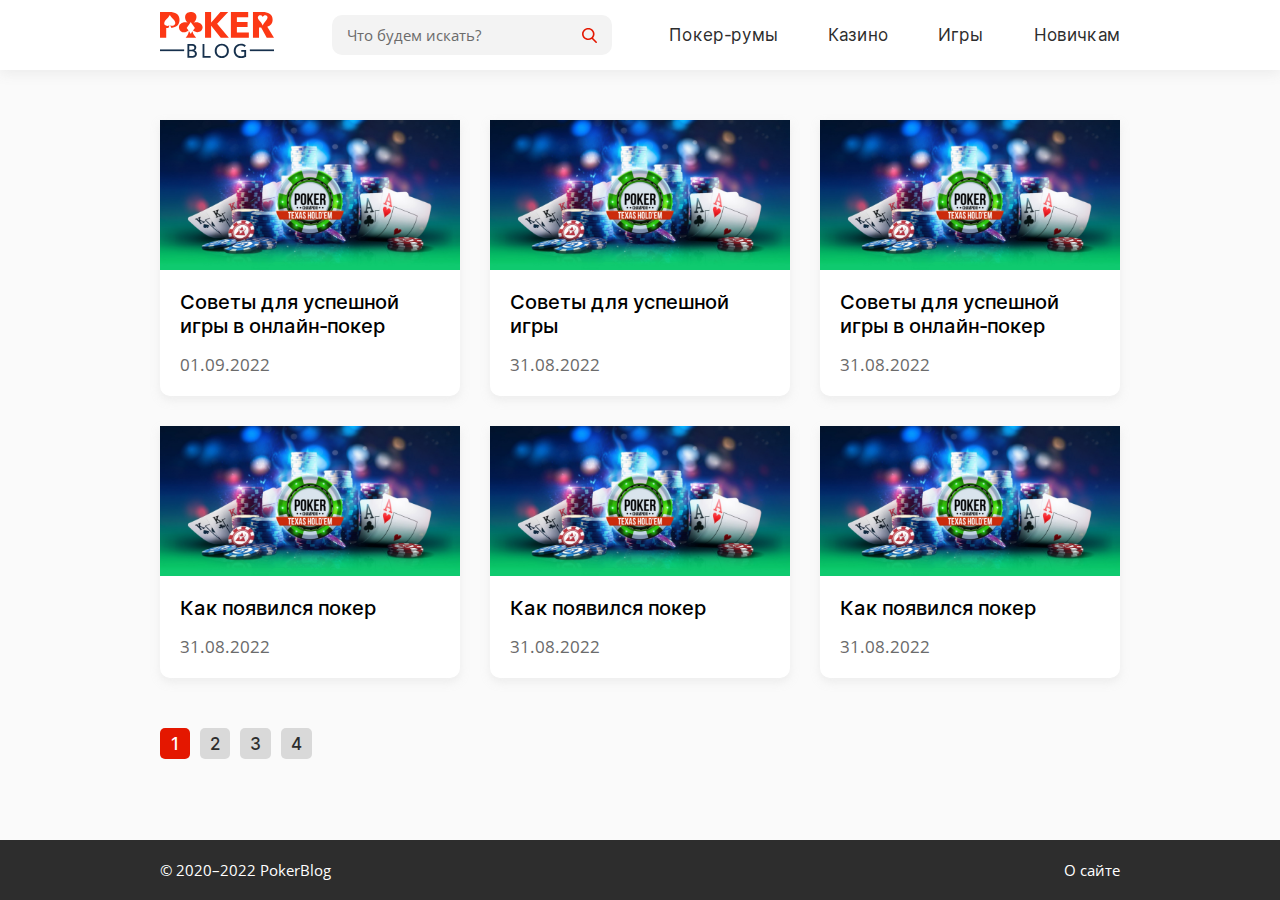
<file: index.html>
<!DOCTYPE html>
<html lang="ru">
<head>
  <meta charset="utf-8">
  <meta name="viewport" content="width=device-width, initial-scale=1">

  <title>Poker Blog</title>
  <meta name="description" content="">

  <link rel="icon" href="favicon.ico" sizes="any">
  <link rel="icon" href="favicon.svg" type="image/svg+xml">

  <link rel="stylesheet" href="assets/css/main.css">

  <script src="assets/js/custom-select.min.js" defer></script>
  <script src="assets/js/main.js" defer></script>
</head>
<body>

  <!-- header -->
  <header class="header">
    <div class="header-row container">

      <!-- header-logo -->
      <div class="header-column is-logo">

        <span class="logo">
          <img src="assets/img/logo.svg" alt="Poker Blog">
        </span>

      </div>
      <!-- /header-logo -->

      <!-- header-search -->
      <div class="header-column is-search">

        <button class="trigger" aria-label="Поиск">
          <svg class="trigger-icon state-normal">
            <use xlink:href="#icon-search"></use>
          </svg>
          <svg class="trigger-icon state-active">
            <use xlink:href="#icon-close"></use>
          </svg>
        </button>

        <div class="popup-box">
          <form class="search" method="get">
            <input class="search-input" type="search" name="q" placeholder="Что будем искать?" required>
            <button class="search-button" aria-label="Искать">
              <svg><use xlink:href="#icon-search"></use></svg>
            </button>
          </form>
        </div>

      </div>
      <!-- /header-search -->

      <!-- header-navigation -->
      <div class="header-column is-navigation">

        <button class="trigger" aria-label="Навигация">
          <svg class="trigger-icon state-normal">
            <use xlink:href="#icon-hamburger"></use>
          </svg>
          <svg class="trigger-icon state-active">
            <use xlink:href="#icon-close"></use>
          </svg>
        </button>

        <div class="popup-box">
          <nav class="menu">
            <ul class="menu-list">
              <li class="menu-item">
                <a class="menu-link" href="#">Покер-румы</a>
              </li>
              <li class="menu-item">
                <a class="menu-link" href="#">Казино</a>
              </li>
              <li class="menu-item">
                <a class="menu-link" href="#">Игры</a>
              </li>
              <li class="menu-item">
                <a class="menu-link" href="#">Новичкам</a>
              </li>
            </ul>
          </nav>
        </div>

      </div>
      <!-- /header-navigation -->

    </div>
  </header>
  <!-- /header -->

  <!-- main -->
  <main class="main">
    <div class="container">

      <!-- card-grid -->
      <div class="card-grid type-posts">

        <!-- post-card -->
        <div class="post-card is-flat-top">
          <div class="post-card-media">
            <div class="ratio ratio-2x1">
              <img src="assets/img/post-preview.jpg" alt>
            </div>
          </div>
          <div class="post-card-body">
            <div class="post-card-title">
              <a class="stretched-link" href="#">Советы для успешной игры в онлайн-покер</a>
            </div>
            <p class="post-card-text">
              <time datetime="2022-09-01">01.09.2022</time>
            </p>
          </div>
        </div>
        <!-- /post-card -->

        <!-- post-card -->
        <div class="post-card is-flat-top">
          <div class="post-card-media">
            <div class="ratio ratio-2x1">
              <img src="assets/img/post-preview.jpg" alt>
            </div>
          </div>
          <div class="post-card-body">
            <div class="post-card-title">
              <a class="stretched-link" href="#">Советы для успешной игры</a>
            </div>
            <p class="post-card-text">
              <time datetime="2022-08-31">31.08.2022</time>
            </p>
          </div>
        </div>
        <!-- /post-card -->

        <!-- post-card -->
        <div class="post-card is-flat-top">
          <div class="post-card-media">
            <div class="ratio ratio-2x1">
              <img src="assets/img/post-preview.jpg" alt>
            </div>
          </div>
          <div class="post-card-body">
            <div class="post-card-title">
              <a class="stretched-link" href="#">Советы для успешной игры в онлайн-покер</a>
            </div>
            <p class="post-card-text">
              <time datetime="2022-08-31">31.08.2022</time>
            </p>
          </div>
        </div>
        <!-- /post-card -->

        <!-- post-card -->
        <div class="post-card is-flat-top">
          <div class="post-card-media">
            <div class="ratio ratio-2x1">
              <img src="assets/img/post-preview.jpg" alt>
            </div>
          </div>
          <div class="post-card-body">
            <div class="post-card-title">
              <a class="stretched-link" href="#">Как появился покер</a>
            </div>
            <p class="post-card-text">
              <time datetime="2022-08-31">31.08.2022</time>
            </p>
          </div>
        </div>
        <!-- /post-card -->

        <!-- post-card -->
        <div class="post-card is-flat-top">
          <div class="post-card-media">
            <div class="ratio ratio-2x1">
              <img src="assets/img/post-preview.jpg" alt>
            </div>
          </div>
          <div class="post-card-body">
            <div class="post-card-title">
              <a class="stretched-link" href="#">Как появился покер</a>
            </div>
            <p class="post-card-text">
              <time datetime="2022-08-31">31.08.2022</time>
            </p>
          </div>
        </div>
        <!-- /post-card -->

        <!-- post-card -->
        <div class="post-card is-flat-top">
          <div class="post-card-media">
            <div class="ratio ratio-2x1">
              <img src="assets/img/post-preview.jpg" alt>
            </div>
          </div>
          <div class="post-card-body">
            <div class="post-card-title">
              <a class="stretched-link" href="#">Как появился покер</a>
            </div>
            <p class="post-card-text">
              <time datetime="2022-08-31">31.08.2022</time>
            </p>
          </div>
        </div>
        <!-- /post-card -->

      </div>
      <!-- /card-grid -->

      <!-- main-footer -->
      <div class="main-footer">

        <!-- pagination -->
        <ul class="pagination">
          <li class="pagination-item">
            <a class="pagination-link is-current">1</a>
          </li>
          <li class="pagination-item">
            <a class="pagination-link" href="#">2</a>
          </li>
          <li class="pagination-item">
            <a class="pagination-link" href="#">3</a>
          </li>
          <li class="pagination-item">
            <a class="pagination-link" href="#">4</a>
          </li>
        </ul>
        <!-- /pagination -->

      </div>
      <!-- /main-footer -->

    </div>
  </main>
  <!-- /main -->

  <!-- footer -->
  <footer class="footer">
    <div class="footer-row container">

      <p>© 2020–2022 PokerBlog</p>

      <a href="#">О сайте</a>

    </div>
  </footer>
  <!-- /footer -->

  <!-- svg symbols -->
  <svg xmlns="http://www.w3.org/2000/svg" style="display: none">
    <symbol id="icon-close" viewBox="0 0 24 25">
      <line x1="1.06066" y1="2.33265" x2="22.2739" y2="23.5459" stroke="currentColor" stroke-width="3"/>
      <line x1="1.54579" y1="23.1525" x2="22.759" y2="1.93927" stroke="currentColor" stroke-width="3"/>
    </symbol>
    <symbol id="icon-hamburger" viewBox="0 0 30 30">
      <line y1="5" x2="30" y2="5" stroke="currentColor" stroke-width="3"/>
      <line y1="15" x2="30" y2="15" stroke="currentColor" stroke-width="3"/>
      <line y1="25" x2="30" y2="25" stroke="currentColor" stroke-width="3"/>
    </symbol>
    <symbol id="icon-search" viewBox="0 0 30 30">
      <path d="M29.5439 27.3252L22.1484 19.8992C24.0499 17.7169 25.0917 14.971 25.0917 12.1125C25.0917 5.43377 19.4635 0 12.5459 0C5.62818 0 0 5.43377 0 12.1125C0 18.7912 5.62818 24.225 12.5459 24.225C15.1429 24.225 17.6177 23.4687 19.7335 22.0331L27.1852 29.5155C27.4967 29.8278 27.9156 30 28.3646 30C28.7895 30 29.1926 29.8436 29.4986 29.5592C30.1488 28.9552 30.1695 27.9535 29.5439 27.3252ZM12.5459 3.15978C17.6591 3.15978 21.8189 7.17586 21.8189 12.1125C21.8189 17.0491 17.6591 21.0652 12.5459 21.0652C7.43261 21.0652 3.27283 17.0491 3.27283 12.1125C3.27283 7.17586 7.43261 3.15978 12.5459 3.15978Z" fill="currentColor"/>
    </symbol>
  </svg>
  <!-- /svg symbols -->

</body>
</html>
</file>
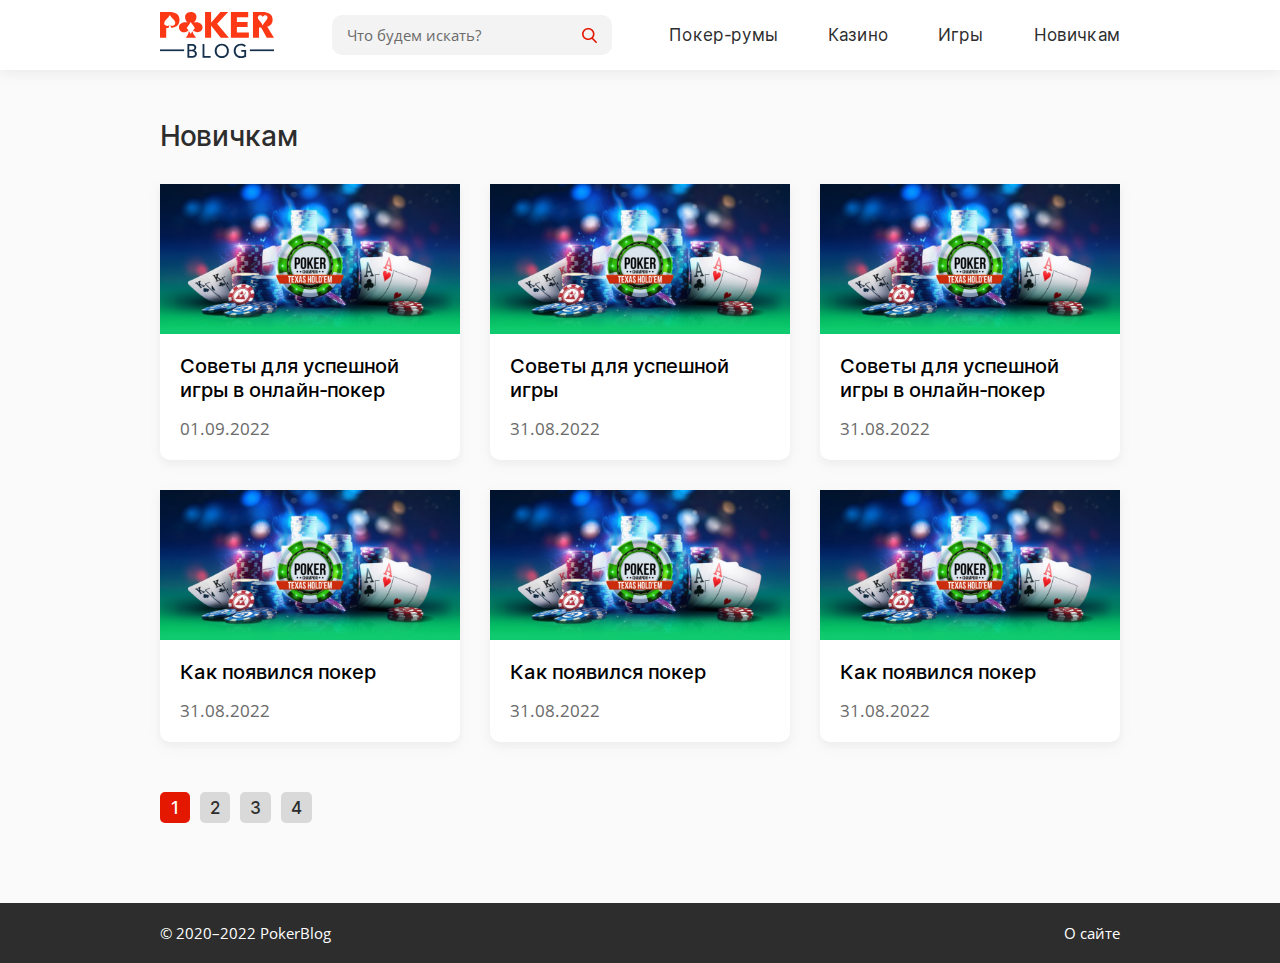
<file: beginners.html>
<!DOCTYPE html>
<html lang="ru">
<head>
  <meta charset="utf-8">
  <meta name="viewport" content="width=device-width, initial-scale=1">

  <title>Beginners | Poker Blog</title>
  <meta name="description" content="">

  <link rel="icon" href="favicon.ico" sizes="any">
  <link rel="icon" href="favicon.svg" type="image/svg+xml">

  <link rel="stylesheet" href="assets/css/main.css">

  <script src="assets/js/custom-select.min.js" defer></script>
  <script src="assets/js/main.js" defer></script>
</head>
<body>

  <!-- header -->
  <header class="header">
    <div class="header-row container">

      <!-- header-logo -->
      <div class="header-column is-logo">

        <span class="logo">
          <img src="assets/img/logo.svg" alt="Poker Blog">
        </span>

      </div>
      <!-- /header-logo -->

      <!-- header-search -->
      <div class="header-column is-search">

        <button class="trigger" aria-label="Поиск">
          <svg class="trigger-icon state-normal">
            <use xlink:href="#icon-search"></use>
          </svg>
          <svg class="trigger-icon state-active">
            <use xlink:href="#icon-close"></use>
          </svg>
        </button>

        <div class="popup-box">
          <form class="search" method="get">
            <input class="search-input" type="search" name="q" placeholder="Что будем искать?" required>
            <button class="search-button" aria-label="Искать">
              <svg><use xlink:href="#icon-search"></use></svg>
            </button>
          </form>
        </div>

      </div>
      <!-- /header-search -->

      <!-- header-navigation -->
      <div class="header-column is-navigation">

        <button class="trigger" aria-label="Навигация">
          <svg class="trigger-icon state-normal">
            <use xlink:href="#icon-hamburger"></use>
          </svg>
          <svg class="trigger-icon state-active">
            <use xlink:href="#icon-close"></use>
          </svg>
        </button>

        <div class="popup-box">
          <nav class="menu">
            <ul class="menu-list">
              <li class="menu-item">
                <a class="menu-link" href="#">Покер-румы</a>
              </li>
              <li class="menu-item">
                <a class="menu-link" href="#">Казино</a>
              </li>
              <li class="menu-item">
                <a class="menu-link" href="#">Игры</a>
              </li>
              <li class="menu-item">
                <a class="menu-link" href="#">Новичкам</a>
              </li>
            </ul>
          </nav>
        </div>

      </div>
      <!-- /header-navigation -->

    </div>
  </header>
  <!-- /header -->

  <!-- main -->
  <main class="main">
    <div class="container">

      <!-- main-header -->
      <div class="main-header">
        <h1>Новичкам</h1>
      </div>
      <!-- /main-header -->

      <!-- card-grid -->
      <div class="card-grid type-posts">

        <!-- post-card -->
        <div class="post-card is-flat-top">
          <div class="post-card-media">
            <div class="ratio ratio-2x1">
              <img src="assets/img/post-preview.jpg" alt>
            </div>
          </div>
          <div class="post-card-body">
            <div class="post-card-title">
              <a class="stretched-link" href="#">Советы для успешной игры в онлайн-покер</a>
            </div>
            <p class="post-card-text">
              <time datetime="2022-09-01">01.09.2022</time>
            </p>
          </div>
        </div>
        <!-- /post-card -->

        <!-- post-card -->
        <div class="post-card is-flat-top">
          <div class="post-card-media">
            <div class="ratio ratio-2x1">
              <img src="assets/img/post-preview.jpg" alt>
            </div>
          </div>
          <div class="post-card-body">
            <div class="post-card-title">
              <a class="stretched-link" href="#">Советы для успешной игры</a>
            </div>
            <p class="post-card-text">
              <time datetime="2022-08-31">31.08.2022</time>
            </p>
          </div>
        </div>
        <!-- /post-card -->

        <!-- post-card -->
        <div class="post-card is-flat-top">
          <div class="post-card-media">
            <div class="ratio ratio-2x1">
              <img src="assets/img/post-preview.jpg" alt>
            </div>
          </div>
          <div class="post-card-body">
            <div class="post-card-title">
              <a class="stretched-link" href="#">Советы для успешной игры в онлайн-покер</a>
            </div>
            <p class="post-card-text">
              <time datetime="2022-08-31">31.08.2022</time>
            </p>
          </div>
        </div>
        <!-- /post-card -->

        <!-- post-card -->
        <div class="post-card is-flat-top">
          <div class="post-card-media">
            <div class="ratio ratio-2x1">
              <img src="assets/img/post-preview.jpg" alt>
            </div>
          </div>
          <div class="post-card-body">
            <div class="post-card-title">
              <a class="stretched-link" href="#">Как появился покер</a>
            </div>
            <p class="post-card-text">
              <time datetime="2022-08-31">31.08.2022</time>
            </p>
          </div>
        </div>
        <!-- /post-card -->

        <!-- post-card -->
        <div class="post-card is-flat-top">
          <div class="post-card-media">
            <div class="ratio ratio-2x1">
              <img src="assets/img/post-preview.jpg" alt>
            </div>
          </div>
          <div class="post-card-body">
            <div class="post-card-title">
              <a class="stretched-link" href="#">Как появился покер</a>
            </div>
            <p class="post-card-text">
              <time datetime="2022-08-31">31.08.2022</time>
            </p>
          </div>
        </div>
        <!-- /post-card -->

        <!-- post-card -->
        <div class="post-card is-flat-top">
          <div class="post-card-media">
            <div class="ratio ratio-2x1">
              <img src="assets/img/post-preview.jpg" alt>
            </div>
          </div>
          <div class="post-card-body">
            <div class="post-card-title">
              <a class="stretched-link" href="#">Как появился покер</a>
            </div>
            <p class="post-card-text">
              <time datetime="2022-08-31">31.08.2022</time>
            </p>
          </div>
        </div>
        <!-- /post-card -->

      </div>
      <!-- /card-grid -->

      <!-- main-footer -->
      <div class="main-footer">

        <!-- pagination -->
        <ul class="pagination">
          <li class="pagination-item">
            <a class="pagination-link is-current">1</a>
          </li>
          <li class="pagination-item">
            <a class="pagination-link" href="#">2</a>
          </li>
          <li class="pagination-item">
            <a class="pagination-link" href="#">3</a>
          </li>
          <li class="pagination-item">
            <a class="pagination-link" href="#">4</a>
          </li>
        </ul>
        <!-- /pagination -->

      </div>
      <!-- /main-footer -->

    </div>
  </main>
  <!-- /main -->

  <!-- footer -->
  <footer class="footer">
    <div class="footer-row container">

      <p>© 2020–2022 PokerBlog</p>

      <a href="#">О сайте</a>

    </div>
  </footer>
  <!-- /footer -->

  <!-- svg symbols -->
  <svg xmlns="http://www.w3.org/2000/svg" style="display: none">
    <symbol id="icon-close" viewBox="0 0 24 25">
      <line x1="1.06066" y1="2.33265" x2="22.2739" y2="23.5459" stroke="currentColor" stroke-width="3"/>
      <line x1="1.54579" y1="23.1525" x2="22.759" y2="1.93927" stroke="currentColor" stroke-width="3"/>
    </symbol>
    <symbol id="icon-hamburger" viewBox="0 0 30 30">
      <line y1="5" x2="30" y2="5" stroke="currentColor" stroke-width="3"/>
      <line y1="15" x2="30" y2="15" stroke="currentColor" stroke-width="3"/>
      <line y1="25" x2="30" y2="25" stroke="currentColor" stroke-width="3"/>
    </symbol>
    <symbol id="icon-search" viewBox="0 0 30 30">
      <path d="M29.5439 27.3252L22.1484 19.8992C24.0499 17.7169 25.0917 14.971 25.0917 12.1125C25.0917 5.43377 19.4635 0 12.5459 0C5.62818 0 0 5.43377 0 12.1125C0 18.7912 5.62818 24.225 12.5459 24.225C15.1429 24.225 17.6177 23.4687 19.7335 22.0331L27.1852 29.5155C27.4967 29.8278 27.9156 30 28.3646 30C28.7895 30 29.1926 29.8436 29.4986 29.5592C30.1488 28.9552 30.1695 27.9535 29.5439 27.3252ZM12.5459 3.15978C17.6591 3.15978 21.8189 7.17586 21.8189 12.1125C21.8189 17.0491 17.6591 21.0652 12.5459 21.0652C7.43261 21.0652 3.27283 17.0491 3.27283 12.1125C3.27283 7.17586 7.43261 3.15978 12.5459 3.15978Z" fill="currentColor"/>
    </symbol>
  </svg>
  <!-- /svg symbols -->

</body>
</html>
</file>
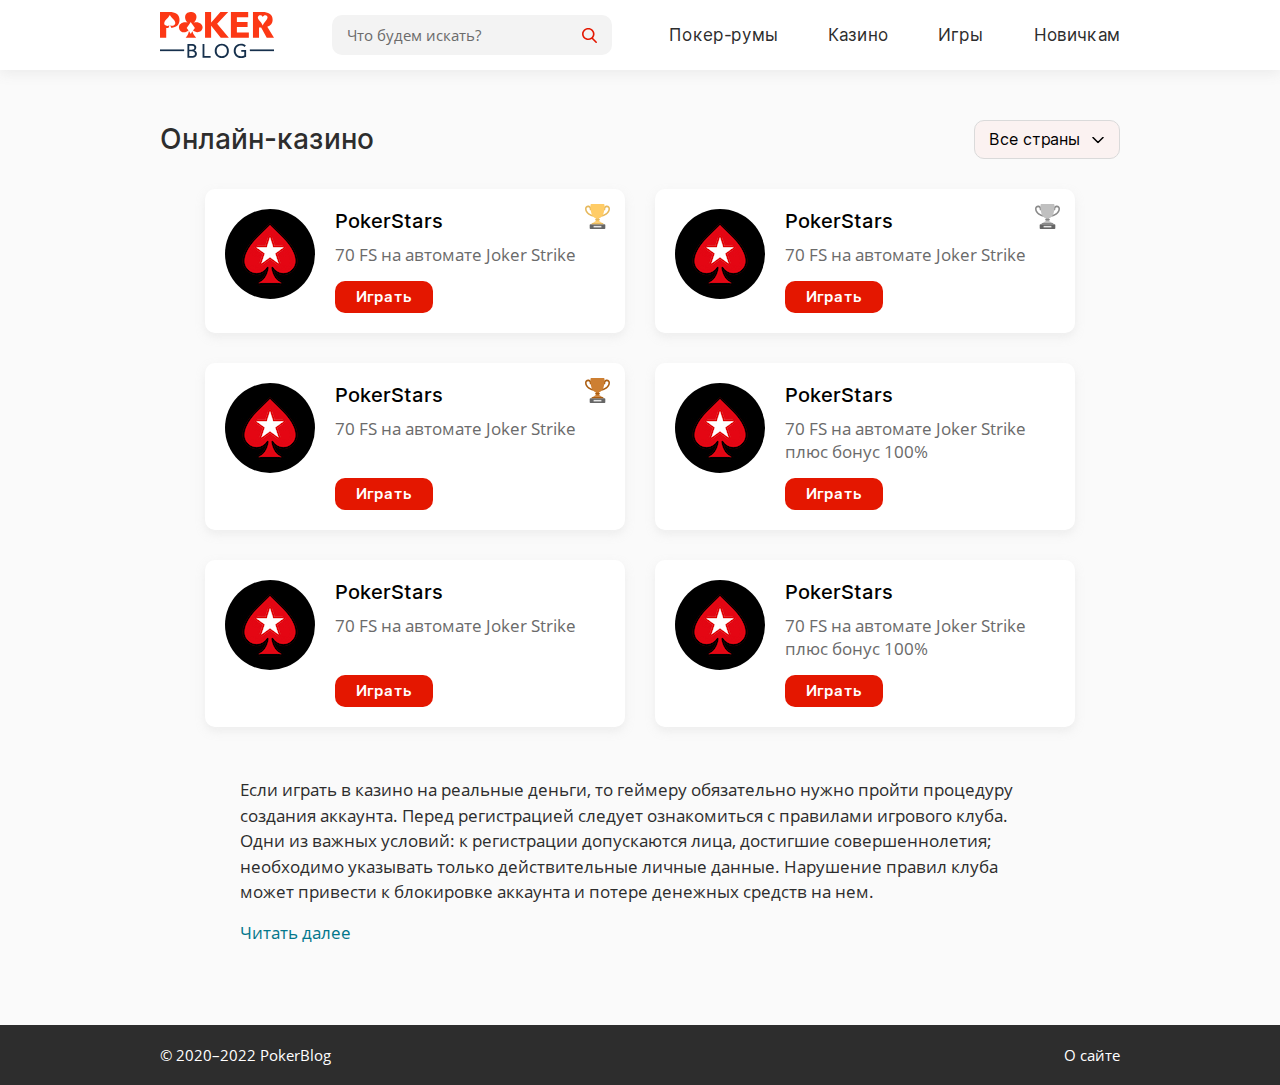
<file: casinos.html>
<!DOCTYPE html>
<html lang="ru">
<head>
  <meta charset="utf-8">
  <meta name="viewport" content="width=device-width, initial-scale=1">

  <title>Casinos | Poker Blog</title>
  <meta name="description" content="">

  <link rel="icon" href="favicon.ico" sizes="any">
  <link rel="icon" href="favicon.svg" type="image/svg+xml">

  <link rel="stylesheet" href="assets/css/main.css">

  <script src="assets/js/custom-select.min.js" defer></script>
  <script src="assets/js/main.js" defer></script>
</head>
<body>

  <!-- header -->
  <header class="header">
    <div class="header-row container">

      <!-- header-logo -->
      <div class="header-column is-logo">

        <span class="logo">
          <img src="assets/img/logo.svg" alt="Poker Blog">
        </span>

      </div>
      <!-- /header-logo -->

      <!-- header-search -->
      <div class="header-column is-search">

        <button class="trigger" aria-label="Поиск">
          <svg class="trigger-icon state-normal">
            <use xlink:href="#icon-search"></use>
          </svg>
          <svg class="trigger-icon state-active">
            <use xlink:href="#icon-close"></use>
          </svg>
        </button>

        <div class="popup-box">
          <form class="search" method="get">
            <input class="search-input" type="search" name="q" placeholder="Что будем искать?" required>
            <button class="search-button" aria-label="Искать">
              <svg><use xlink:href="#icon-search"></use></svg>
            </button>
          </form>
        </div>

      </div>
      <!-- /header-search -->

      <!-- header-navigation -->
      <div class="header-column is-navigation">

        <button class="trigger" aria-label="Навигация">
          <svg class="trigger-icon state-normal">
            <use xlink:href="#icon-hamburger"></use>
          </svg>
          <svg class="trigger-icon state-active">
            <use xlink:href="#icon-close"></use>
          </svg>
        </button>

        <div class="popup-box">
          <nav class="menu">
            <ul class="menu-list">
              <li class="menu-item">
                <a class="menu-link" href="#">Покер-румы</a>
              </li>
              <li class="menu-item">
                <a class="menu-link" href="#">Казино</a>
              </li>
              <li class="menu-item">
                <a class="menu-link" href="#">Игры</a>
              </li>
              <li class="menu-item">
                <a class="menu-link" href="#">Новичкам</a>
              </li>
            </ul>
          </nav>
        </div>

      </div>
      <!-- /header-navigation -->

    </div>
  </header>
  <!-- /header -->

  <!-- main -->
  <main class="main">
    <div class="container">

      <!-- main-header -->
      <div class="main-header">
        <h1>Онлайн-казино</h1>

        <select class="select select-country" name="country">
          <option value>Все страны</option>
          <option value="AZ">Азербайджан</option>
          <option value="AM">Армения</option>
          <option value="BY">Беларусь</option>
          <option value="GE">Грузия</option>
          <option value="EE">Эстония</option>
          <option value="KZ">Казахстан</option>
          <option value="KG">Киргизия</option>
          <option value="LV">Латвия</option>
          <option value="LT">Литва</option>
          <option value="MD">Молдова</option>
          <option value="RU">Россия</option>
          <option value="TJ">Таджикистан</option>
          <option value="UZ">Узбекистан</option>
          <option value="UA">Украина</option>
        </select>
      </div>
      <!-- /main-header -->

      <!-- card-grid -->
      <div class="card-grid type-games">

        <!-- game-card -->
        <div class="game-card is-gold">
          <div class="game-card-group">
            <div class="game-card-logo">
              <div class="ratio">
                <img src="assets/img/game-logo.jpg" alt>
              </div>
            </div>
            <div class="game-card-body">
              <div class="game-card-title">PokerStars</div>
              <p class="game-card-text">70 FS на автомате Joker Strike</p>
              <a class="game-card-button button" href="#">Играть</a>
            </div>
          </div>
        </div>
        <!-- /game-card -->

        <!-- game-card -->
        <div class="game-card is-silver">
          <div class="game-card-group">
            <div class="game-card-logo">
              <div class="ratio">
                <img src="assets/img/game-logo.jpg" alt>
              </div>
            </div>
            <div class="game-card-body">
              <div class="game-card-title">PokerStars</div>
              <p class="game-card-text">70 FS на автомате Joker Strike</p>
              <a class="game-card-button button" href="#">Играть</a>
            </div>
          </div>
        </div>
        <!-- /game-card -->

        <!-- game-card -->
        <div class="game-card is-bronze">
          <div class="game-card-group">
            <div class="game-card-logo">
              <div class="ratio">
                <img src="assets/img/game-logo.jpg" alt>
              </div>
            </div>
            <div class="game-card-body">
              <div class="game-card-title">PokerStars</div>
              <p class="game-card-text">70 FS на автомате Joker Strike</p>
              <a class="game-card-button button" href="#">Играть</a>
            </div>
          </div>
        </div>
        <!-- /game-card -->

        <!-- game-card -->
        <div class="game-card">
          <div class="game-card-group">
            <div class="game-card-logo">
              <div class="ratio">
                <img src="assets/img/game-logo.jpg" alt>
              </div>
            </div>
            <div class="game-card-body">
              <div class="game-card-title">PokerStars</div>
              <p class="game-card-text">70 FS на автомате Joker Strike плюс бонус 100%</p>
              <a class="game-card-button button" href="#">Играть</a>
            </div>
          </div>
        </div>
        <!-- /game-card -->

        <!-- game-card -->
        <div class="game-card">
          <div class="game-card-group">
            <div class="game-card-logo">
              <div class="ratio">
                <img src="assets/img/game-logo.jpg" alt>
              </div>
            </div>
            <div class="game-card-body">
              <div class="game-card-title">PokerStars</div>
              <p class="game-card-text">70 FS на автомате Joker Strike</p>
              <a class="game-card-button button" href="#">Играть</a>
            </div>
          </div>
        </div>
        <!-- /game-card -->

        <!-- game-card -->
        <div class="game-card">
          <div class="game-card-group">
            <div class="game-card-logo">
              <div class="ratio">
                <img src="assets/img/game-logo.jpg" alt>
              </div>
            </div>
            <div class="game-card-body">
              <div class="game-card-title">PokerStars</div>
              <p class="game-card-text">70 FS на автомате Joker Strike плюс бонус 100%</p>
              <a class="game-card-button button" href="#">Играть</a>
            </div>
          </div>
        </div>
        <!-- /game-card -->

      </div>
      <!-- /card-grid -->

      <!-- main-footer -->
      <div class="main-footer centered">

        <!-- wysiwyg -->
        <div class="wysiwyg">
          <p>Если играть в казино на реальные деньги, то геймеру обязательно нужно пройти процедуру создания аккаунта. Перед регистрацией следует ознакомиться с правилами игрового клуба. Одни из важных условий: к регистрации допускаются лица, достигшие совершеннолетия; необходимо указывать только действительные личные данные. Нарушение правил клуба может привести к блокировке аккаунта и потере денежных средств на нем.</p>

          <div class="wysiwyg wysiwyg-hidden">
            <p>Если играть в казино на реальные деньги, то геймеру обязательно нужно пройти процедуру создания аккаунта. Перед регистрацией следует ознакомиться с правилами игрового клуба. Одни из важных условий: к регистрации допускаются лица, достигшие совершеннолетия; необходимо указывать только действительные личные данные. Нарушение правил клуба может привести к блокировке аккаунта и потере денежных средств на нем.</p>
          </div>
          <div class="wysiwyg-toggle" data-close="Скрыть">Читать далее</div>
        </div>
        <!-- /wysiwyg -->

      </div>
      <!-- /main-footer -->

    </div>
  </main>
  <!-- /main -->

  <!-- footer -->
  <footer class="footer">
    <div class="footer-row container">

      <p>© 2020–2022 PokerBlog</p>

      <a href="#">О сайте</a>

    </div>
  </footer>
  <!-- /footer -->

  <!-- svg symbols -->
  <svg xmlns="http://www.w3.org/2000/svg" style="display: none">
    <symbol id="icon-close" viewBox="0 0 24 25">
      <line x1="1.06066" y1="2.33265" x2="22.2739" y2="23.5459" stroke="currentColor" stroke-width="3"/>
      <line x1="1.54579" y1="23.1525" x2="22.759" y2="1.93927" stroke="currentColor" stroke-width="3"/>
    </symbol>
    <symbol id="icon-hamburger" viewBox="0 0 30 30">
      <line y1="5" x2="30" y2="5" stroke="currentColor" stroke-width="3"/>
      <line y1="15" x2="30" y2="15" stroke="currentColor" stroke-width="3"/>
      <line y1="25" x2="30" y2="25" stroke="currentColor" stroke-width="3"/>
    </symbol>
    <symbol id="icon-search" viewBox="0 0 30 30">
      <path d="M29.5439 27.3252L22.1484 19.8992C24.0499 17.7169 25.0917 14.971 25.0917 12.1125C25.0917 5.43377 19.4635 0 12.5459 0C5.62818 0 0 5.43377 0 12.1125C0 18.7912 5.62818 24.225 12.5459 24.225C15.1429 24.225 17.6177 23.4687 19.7335 22.0331L27.1852 29.5155C27.4967 29.8278 27.9156 30 28.3646 30C28.7895 30 29.1926 29.8436 29.4986 29.5592C30.1488 28.9552 30.1695 27.9535 29.5439 27.3252ZM12.5459 3.15978C17.6591 3.15978 21.8189 7.17586 21.8189 12.1125C21.8189 17.0491 17.6591 21.0652 12.5459 21.0652C7.43261 21.0652 3.27283 17.0491 3.27283 12.1125C3.27283 7.17586 7.43261 3.15978 12.5459 3.15978Z" fill="currentColor"/>
    </symbol>
  </svg>
  <!-- /svg symbols -->

</body>
</html>
</file>
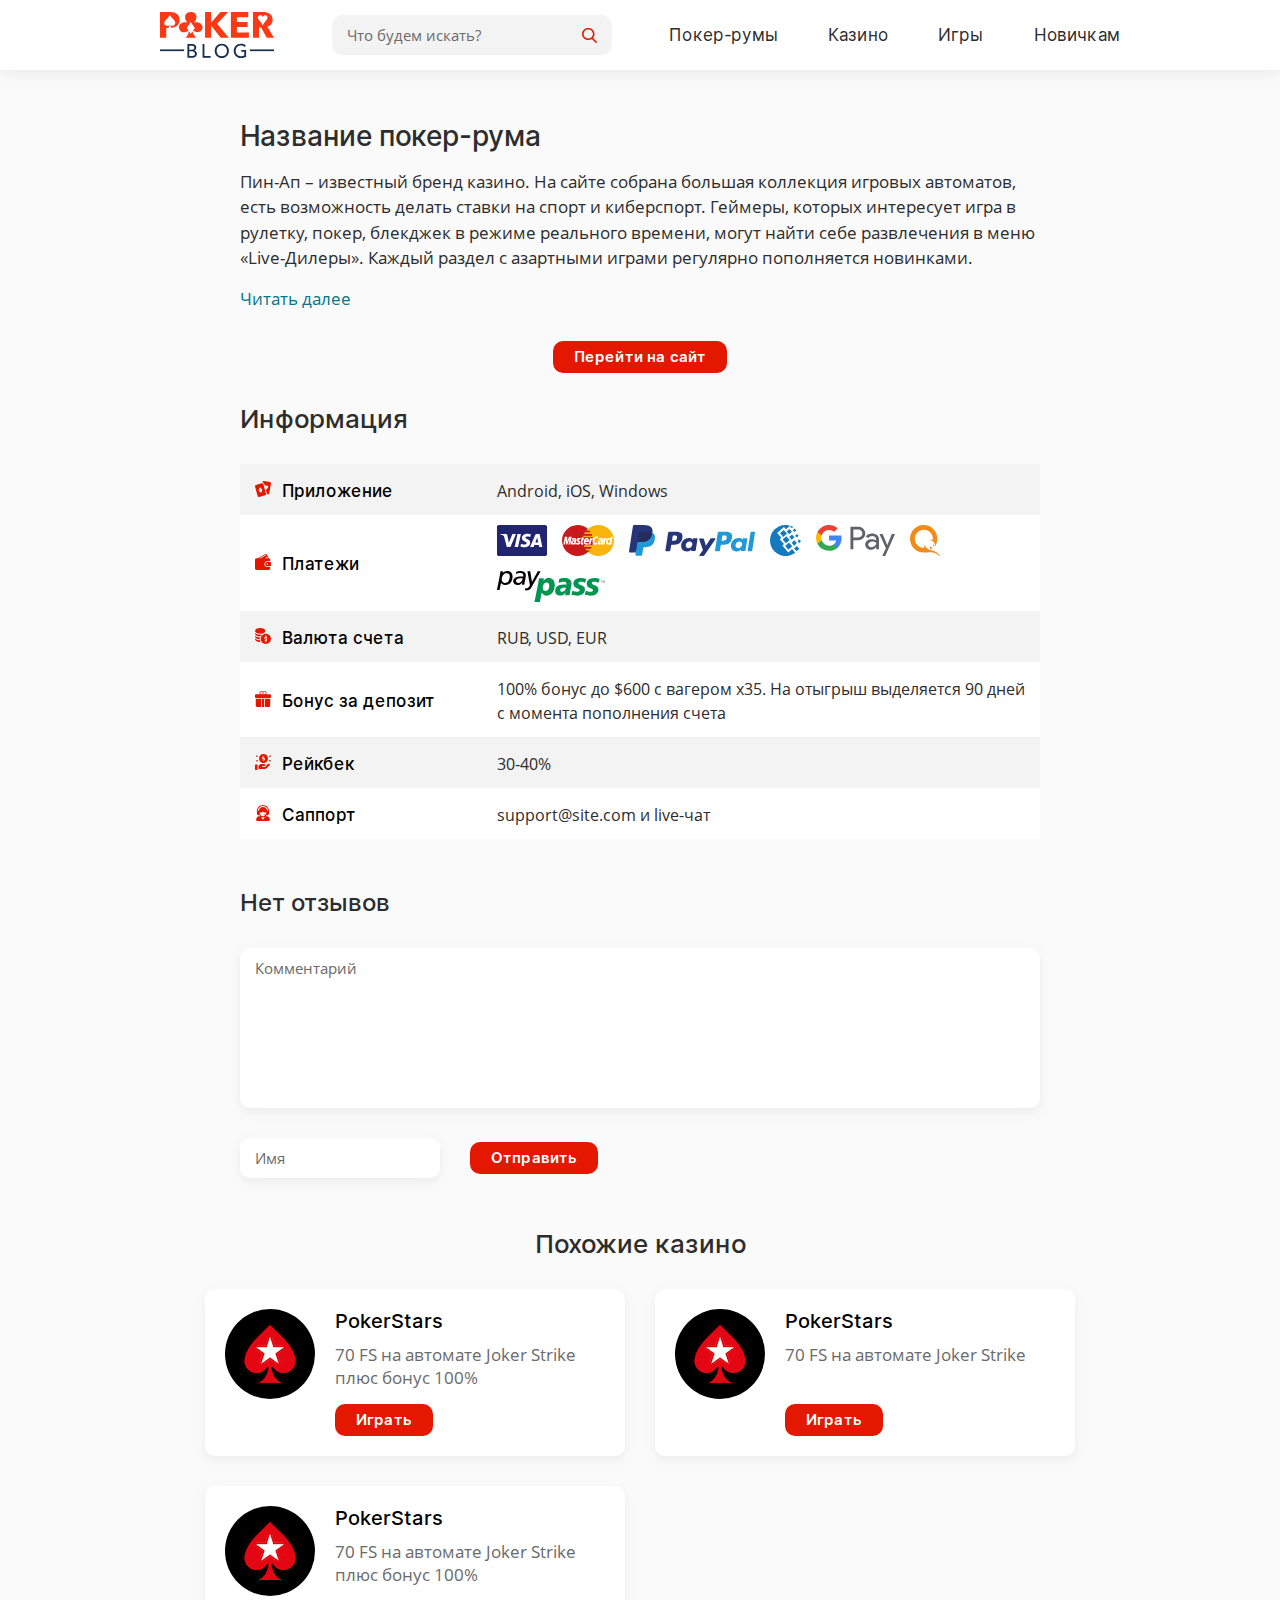
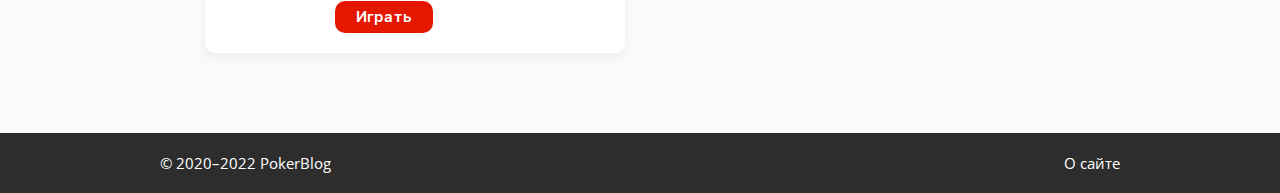
<file: overview-2.html>
<!DOCTYPE html>
<html lang="ru">
<head>
  <meta charset="utf-8">
  <meta name="viewport" content="width=device-width, initial-scale=1">

  <title>Overview | Poker Blog</title>
  <meta name="description" content="">

  <link rel="icon" href="favicon.ico" sizes="any">
  <link rel="icon" href="favicon.svg" type="image/svg+xml">

  <link rel="stylesheet" href="assets/css/main.css">

  <script src="assets/js/custom-select.min.js" defer></script>
  <script src="assets/js/main.js" defer></script>
</head>
<body>

  <!-- header -->
  <header class="header">
    <div class="header-row container">

      <!-- header-logo -->
      <div class="header-column is-logo">

        <span class="logo">
          <img src="assets/img/logo.svg" alt="Poker Blog">
        </span>

      </div>
      <!-- /header-logo -->

      <!-- header-search -->
      <div class="header-column is-search">

        <button class="trigger" aria-label="Поиск">
          <svg class="trigger-icon state-normal">
            <use xlink:href="#icon-search"></use>
          </svg>
          <svg class="trigger-icon state-active">
            <use xlink:href="#icon-close"></use>
          </svg>
        </button>

        <div class="popup-box">
          <form class="search" method="get">
            <input class="search-input" type="search" name="q" placeholder="Что будем искать?" required>
            <button class="search-button" aria-label="Искать">
              <svg><use xlink:href="#icon-search"></use></svg>
            </button>
          </form>
        </div>

      </div>
      <!-- /header-search -->

      <!-- header-navigation -->
      <div class="header-column is-navigation">

        <button class="trigger" aria-label="Навигация">
          <svg class="trigger-icon state-normal">
            <use xlink:href="#icon-hamburger"></use>
          </svg>
          <svg class="trigger-icon state-active">
            <use xlink:href="#icon-close"></use>
          </svg>
        </button>

        <div class="popup-box">
          <nav class="menu">
            <ul class="menu-list">
              <li class="menu-item">
                <a class="menu-link" href="#">Покер-румы</a>
              </li>
              <li class="menu-item">
                <a class="menu-link" href="#">Казино</a>
              </li>
              <li class="menu-item">
                <a class="menu-link" href="#">Игры</a>
              </li>
              <li class="menu-item">
                <a class="menu-link" href="#">Новичкам</a>
              </li>
            </ul>
          </nav>
        </div>

      </div>
      <!-- /header-navigation -->

    </div>
  </header>
  <!-- /header -->

  <!-- main -->
  <main class="main">
    <div class="container">

      <!-- main-content -->
      <div class="centered">

        <!-- wysiwyg -->
        <div class="wysiwyg">
          <h1>Название покер-рума</h1>

          <p>Пин-Ап – известный бренд казино. На сайте собрана большая коллекция игровых автоматов, есть возможность делать ставки на спорт и киберспорт. Геймеры, которых интересует игра в рулетку, покер, блекджек в режиме реального времени, могут найти себе развлечения в меню «Live-Дилеры». Каждый раздел с азартными играми регулярно пополняется новинками.</p>

          <div class="wysiwyg wysiwyg-hidden">
            <p>Пин-Ап – известный бренд казино. На сайте собрана большая коллекция игровых автоматов, есть возможность делать ставки на спорт и киберспорт. Геймеры, которых интересует игра в рулетку, покер, блекджек в режиме реального времени, могут найти себе развлечения в меню «Live-Дилеры». Каждый раздел с азартными играми регулярно пополняется новинками.</p>
          </div>
          <div class="wysiwyg-toggle" data-close="Скрыть">Читать далее</div>

          <p><a class="button" href="#">Перейти на сайт</a></p>
        </div>
        <!-- /wysiwyg -->

        <!-- section table -->
        <div class="section">
          <h2 class="section-title">Информация</h2>

          <!-- table -->
          <table class="table">
            <tr>
              <td>
                <img src="assets/img/icons/mini/poker-cards.svg" alt>
                <span>Приложение</span>
              </td>
              <td>Android, iOS, Windows</td>
            </tr>
            <tr>
              <td>
                <img src="assets/img/icons/mini/wallet.svg" alt>
                <span>Платежи</span>
              </td>
              <td>
                <!-- payments -->
                <ul class="payments">
                  <li>
                    <img src="assets/img/payments/visa.svg" alt="Visa">
                  </li>
                  <li>
                    <img src="assets/img/payments/mastercard.svg" alt="MasterCard">
                  </li>
                  <li>
                    <img src="assets/img/payments/paypal.svg" alt="PayPal">
                  </li>
                  <li>
                    <img src="assets/img/payments/webmoney.svg" alt="WebMoney">
                  </li>
                  <li>
                    <img src="assets/img/payments/googlepay.svg" alt="GooglePay">
                  </li>
                  <li>
                    <img src="assets/img/payments/qiwi.svg" alt="Qiwi">
                  </li>
                  <li>
                    <img src="assets/img/payments/paypass.svg" alt="PayPass">
                  </li>
                </ul>
                <!-- /payments -->

              </td>
            </tr>
            <tr>
              <td>
                <img src="assets/img/icons/mini/money.svg" alt>
                <span>Валюта счета</span>
              </td>
              <td>RUB, USD, EUR</td>
            </tr>
            <tr>
              <td>
                <img src="assets/img/icons/mini/gift.svg" alt>
                <span>Бонус за депозит</span>
              </td>
              <td>100% бонус до $600 с вагером x35. На отыгрыш выделяется 90 дней с момента пополнения счета</td>
            </tr>
            <tr>
              <td>
                <img src="assets/img/icons/mini/cashback.svg" alt>
                <span>Рейкбек</span>
              </td>
              <td>30-40%</td>
            </tr>
            <tr>
              <td>
                <img src="assets/img/icons/mini/support.svg" alt>
                <span>Саппорт</span>
              </td>
              <td>support@site.com и live-чат</td>
            </tr>
          </table>
          <!-- /table -->

        </div>
        <!-- /section table -->

        <!-- section comments -->
        <div class="section">
          <h3 class="section-title">Нет отзывов</h3>

          <!-- comments -->
          <div class="comments">
            <form class="comments-form">
              <textarea class="field" name="message" rows="7" placeholder="Комментарий" required></textarea>

              <div class="comments-form-footer">
                <input class="field" type="text" name="name" placeholder="Имя" required>
                <button class="button" type="submit">Отправить</button>
              </div>
            </form>
          </div>
          <!-- /comments -->

        </div>
        <!-- /section comments -->

      </div>
      <!-- /main-content -->

      <!-- section related -->
      <div class="section is-related">
        <h2 class="section-title">Похожие казино</h2>

        <!-- card-grid -->
        <div class="card-grid type-games">

          <!-- game-card -->
          <div class="game-card">
            <div class="game-card-group">
              <div class="game-card-logo">
                <div class="ratio">
                  <img src="assets/img/game-logo.jpg" alt>
                </div>
              </div>
              <div class="game-card-body">
                <div class="game-card-title">PokerStars</div>
                <p class="game-card-text">70 FS на автомате Joker Strike плюс бонус 100%</p>
                <a class="game-card-button button" href="#">Играть</a>
              </div>
            </div>
          </div>
          <!-- /game-card -->

          <!-- game-card -->
          <div class="game-card">
            <div class="game-card-group">
              <div class="game-card-logo">
                <div class="ratio">
                  <img src="assets/img/game-logo.jpg" alt>
                </div>
              </div>
              <div class="game-card-body">
                <div class="game-card-title">PokerStars</div>
                <p class="game-card-text">70 FS на автомате Joker Strike</p>
                <a class="game-card-button button" href="#">Играть</a>
              </div>
            </div>
          </div>
          <!-- /game-card -->

          <!-- game-card -->
          <div class="game-card">
            <div class="game-card-group">
              <div class="game-card-logo">
                <div class="ratio">
                  <img src="assets/img/game-logo.jpg" alt>
                </div>
              </div>
              <div class="game-card-body">
                <div class="game-card-title">PokerStars</div>
                <p class="game-card-text">70 FS на автомате Joker Strike плюс бонус 100%</p>
                <a class="game-card-button button" href="#">Играть</a>
              </div>
            </div>
          </div>
          <!-- /game-card -->

        </div>
        <!-- /card-grid -->

      </div>
      <!-- /section related -->

    </div>
  </main>
  <!-- /main -->

  <!-- footer -->
  <footer class="footer">
    <div class="footer-row container">

      <p>© 2020–2022 PokerBlog</p>

      <a href="#">О сайте</a>

    </div>
  </footer>
  <!-- /footer -->

  <!-- svg symbols -->
  <svg xmlns="http://www.w3.org/2000/svg" style="display: none">
    <symbol id="icon-close" viewBox="0 0 24 25">
      <line x1="1.06066" y1="2.33265" x2="22.2739" y2="23.5459" stroke="currentColor" stroke-width="3"/>
      <line x1="1.54579" y1="23.1525" x2="22.759" y2="1.93927" stroke="currentColor" stroke-width="3"/>
    </symbol>
    <symbol id="icon-hamburger" viewBox="0 0 30 30">
      <line y1="5" x2="30" y2="5" stroke="currentColor" stroke-width="3"/>
      <line y1="15" x2="30" y2="15" stroke="currentColor" stroke-width="3"/>
      <line y1="25" x2="30" y2="25" stroke="currentColor" stroke-width="3"/>
    </symbol>
    <symbol id="icon-search" viewBox="0 0 30 30">
      <path d="M29.5439 27.3252L22.1484 19.8992C24.0499 17.7169 25.0917 14.971 25.0917 12.1125C25.0917 5.43377 19.4635 0 12.5459 0C5.62818 0 0 5.43377 0 12.1125C0 18.7912 5.62818 24.225 12.5459 24.225C15.1429 24.225 17.6177 23.4687 19.7335 22.0331L27.1852 29.5155C27.4967 29.8278 27.9156 30 28.3646 30C28.7895 30 29.1926 29.8436 29.4986 29.5592C30.1488 28.9552 30.1695 27.9535 29.5439 27.3252ZM12.5459 3.15978C17.6591 3.15978 21.8189 7.17586 21.8189 12.1125C21.8189 17.0491 17.6591 21.0652 12.5459 21.0652C7.43261 21.0652 3.27283 17.0491 3.27283 12.1125C3.27283 7.17586 7.43261 3.15978 12.5459 3.15978Z" fill="currentColor"/>
    </symbol>
  </svg>
  <!-- /svg symbols -->

</body>
</html>
</file>
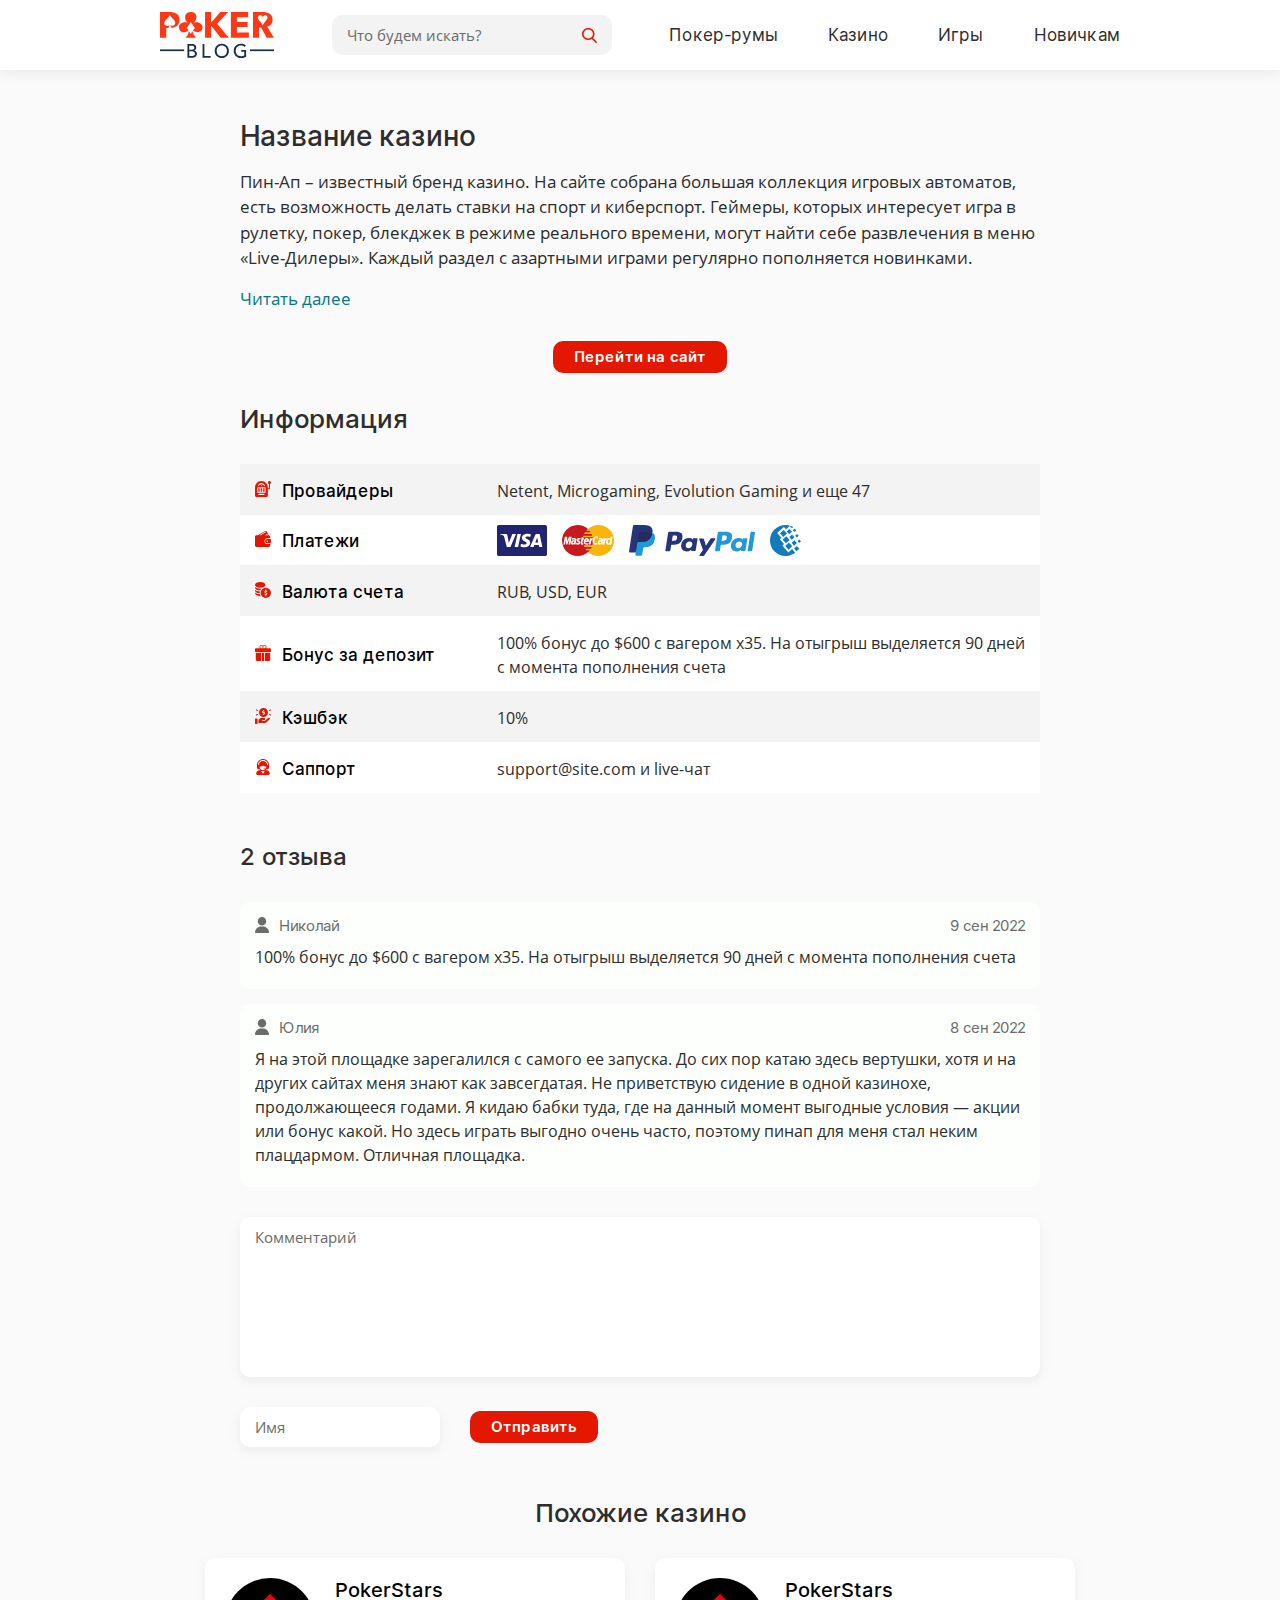
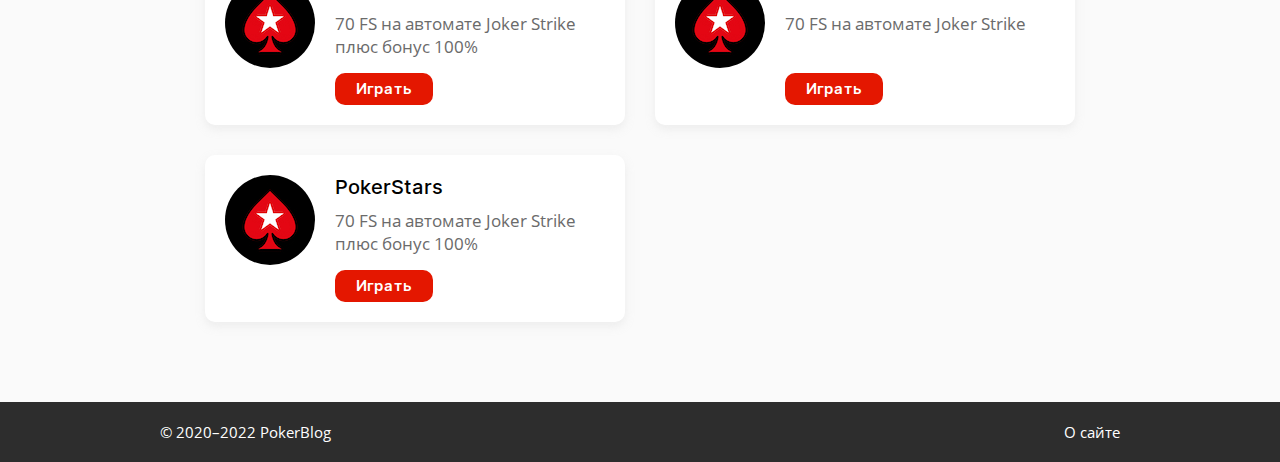
<file: overview.html>
<!DOCTYPE html>
<html lang="ru">
<head>
  <meta charset="utf-8">
  <meta name="viewport" content="width=device-width, initial-scale=1">

  <title>Overview | Poker Blog</title>
  <meta name="description" content="">

  <link rel="icon" href="favicon.ico" sizes="any">
  <link rel="icon" href="favicon.svg" type="image/svg+xml">

  <link rel="stylesheet" href="assets/css/main.css">

  <script src="assets/js/custom-select.min.js" defer></script>
  <script src="assets/js/main.js" defer></script>
</head>
<body>

  <!-- header -->
  <header class="header">
    <div class="header-row container">

      <!-- header-logo -->
      <div class="header-column is-logo">

        <span class="logo">
          <img src="assets/img/logo.svg" alt="Poker Blog">
        </span>

      </div>
      <!-- /header-logo -->

      <!-- header-search -->
      <div class="header-column is-search">

        <button class="trigger" aria-label="Поиск">
          <svg class="trigger-icon state-normal">
            <use xlink:href="#icon-search"></use>
          </svg>
          <svg class="trigger-icon state-active">
            <use xlink:href="#icon-close"></use>
          </svg>
        </button>

        <div class="popup-box">
          <form class="search" method="get">
            <input class="search-input" type="search" name="q" placeholder="Что будем искать?" required>
            <button class="search-button" aria-label="Искать">
              <svg><use xlink:href="#icon-search"></use></svg>
            </button>
          </form>
        </div>

      </div>
      <!-- /header-search -->

      <!-- header-navigation -->
      <div class="header-column is-navigation">

        <button class="trigger" aria-label="Навигация">
          <svg class="trigger-icon state-normal">
            <use xlink:href="#icon-hamburger"></use>
          </svg>
          <svg class="trigger-icon state-active">
            <use xlink:href="#icon-close"></use>
          </svg>
        </button>

        <div class="popup-box">
          <nav class="menu">
            <ul class="menu-list">
              <li class="menu-item">
                <a class="menu-link" href="#">Покер-румы</a>
              </li>
              <li class="menu-item">
                <a class="menu-link" href="#">Казино</a>
              </li>
              <li class="menu-item">
                <a class="menu-link" href="#">Игры</a>
              </li>
              <li class="menu-item">
                <a class="menu-link" href="#">Новичкам</a>
              </li>
            </ul>
          </nav>
        </div>

      </div>
      <!-- /header-navigation -->

    </div>
  </header>
  <!-- /header -->

  <!-- main -->
  <main class="main">
    <div class="container">

      <!-- main-content -->
      <div class="centered">

        <!-- wysiwyg -->
        <div class="wysiwyg">
          <h1>Название казино</h1>

          <p>Пин-Ап – известный бренд казино. На сайте собрана большая коллекция игровых автоматов, есть возможность делать ставки на спорт и киберспорт. Геймеры, которых интересует игра в рулетку, покер, блекджек в режиме реального времени, могут найти себе развлечения в меню «Live-Дилеры». Каждый раздел с азартными играми регулярно пополняется новинками.</p>

          <div class="wysiwyg wysiwyg-hidden">
            <p>Пин-Ап – известный бренд казино. На сайте собрана большая коллекция игровых автоматов, есть возможность делать ставки на спорт и киберспорт. Геймеры, которых интересует игра в рулетку, покер, блекджек в режиме реального времени, могут найти себе развлечения в меню «Live-Дилеры». Каждый раздел с азартными играми регулярно пополняется новинками.</p>
          </div>
          <div class="wysiwyg-toggle" data-close="Скрыть">Читать далее</div>

          <p><a class="button" href="#">Перейти на сайт</a></p>
        </div>
        <!-- /wysiwyg -->

        <!-- section table -->
        <div class="section">
          <h2 class="section-title">Информация</h2>

          <!-- table -->
          <table class="table">
            <tr>
              <td>
                <img src="assets/img/icons/mini/slot-machine.svg" alt>
                <span>Провайдеры</span>
              </td>
              <td>Netent, Microgaming, Evolution Gaming и еще 47</td>
            </tr>
            <tr>
              <td>
                <img src="assets/img/icons/mini/wallet.svg" alt>
                <span>Платежи</span>
              </td>
              <td>

                <!-- payments -->
                <ul class="payments">
                  <li>
                    <img src="assets/img/payments/visa.svg" alt="Visa">
                  </li>
                  <li>
                    <img src="assets/img/payments/mastercard.svg" alt="MasterCard">
                  </li>
                  <li>
                    <img src="assets/img/payments/paypal.svg" alt="PayPal">
                  </li>
                  <li>
                    <img src="assets/img/payments/webmoney.svg" alt="WebMoney">
                  </li>
                </ul>
                <!-- /payments -->

              </td>
            </tr>
            <tr>
              <td>
                <img src="assets/img/icons/mini/money.svg" alt>
                <span>Валюта счета</span>
              </td>
              <td>RUB, USD, EUR</td>
            </tr>
            <tr>
              <td>
                <img src="assets/img/icons/mini/gift.svg" alt>
                <span>Бонус за депозит</span>
              </td>
              <td>100% бонус до $600 с вагером x35. На отыгрыш выделяется 90 дней с момента пополнения счета</td>
            </tr>
            <tr>
              <td>
                <img src="assets/img/icons/mini/cashback.svg" alt>
                <span>Кэшбэк</span>
              </td>
              <td>10%</td>
            </tr>
            <tr>
              <td>
                <img src="assets/img/icons/mini/support.svg" alt>
                <span>Саппорт</span>
              </td>
              <td>support@site.com и live-чат</td>
            </tr>
          </table>
          <!-- /table -->

        </div>
        <!-- /section table -->

        <!-- section comments -->
        <div class="section">
          <h3 class="section-title">2 отзыва</h3>

          <!-- comments -->
          <div class="comments">
            <div class="comments-list">

              <!-- comment -->
              <div class="comment">
                <div class="comment-head">
                  <div class="comment-name">Николай</div>
                  <div class="comment-date">9 сен 2022</div>
                </div>
                <div class="comment-body">
                  <p>100% бонус до $600 с вагером x35. На отыгрыш выделяется 90 дней с момента пополнения счета</p>
                </div>
              </div>
              <!-- /comment -->

              <!-- comment -->
              <div class="comment">
                <div class="comment-head">
                  <div class="comment-name">Юлия</div>
                  <div class="comment-date">8 сен 2022</div>
                </div>
                <div class="comment-body">
                  <p>Я на этой площадке зарегалился с самого ее запуска. До сих пор катаю здесь вертушки, хотя и на других сайтах меня знают как завсегдатая. Не приветствую сидение в одной казинохе, продолжающееся годами. Я кидаю бабки туда, где на данный момент выгодные условия — акции или бонус какой. Но здесь играть выгодно очень часто, поэтому пинап для меня стал неким плацдармом. Отличная площадка.</p>
                </div>
              </div>
              <!-- /comment -->

            </div>

            <form class="comments-form">
              <textarea class="field" name="message" rows="7" placeholder="Комментарий" required></textarea>

              <div class="comments-form-footer">
                <input class="field" type="text" name="name" placeholder="Имя" required>
                <button class="button" type="submit">Отправить</button>
              </div>
            </form>
          </div>
          <!-- /comments -->

        </div>
        <!-- /section comments -->

      </div>
      <!-- /main-content -->

      <!-- section related -->
      <div class="section is-related">
        <h2 class="section-title">Похожие казино</h2>

        <!-- card-grid -->
        <div class="card-grid type-games">

          <!-- game-card -->
          <div class="game-card">
            <div class="game-card-group">
              <div class="game-card-logo">
                <div class="ratio">
                  <img src="assets/img/game-logo.jpg" alt>
                </div>
              </div>
              <div class="game-card-body">
                <div class="game-card-title">PokerStars</div>
                <p class="game-card-text">70 FS на автомате Joker Strike плюс бонус 100%</p>
                <a class="game-card-button button" href="#">Играть</a>
              </div>
            </div>
          </div>
          <!-- /game-card -->

          <!-- game-card -->
          <div class="game-card">
            <div class="game-card-group">
              <div class="game-card-logo">
                <div class="ratio">
                  <img src="assets/img/game-logo.jpg" alt>
                </div>
              </div>
              <div class="game-card-body">
                <div class="game-card-title">PokerStars</div>
                <p class="game-card-text">70 FS на автомате Joker Strike</p>
                <a class="game-card-button button" href="#">Играть</a>
              </div>
            </div>
          </div>
          <!-- /game-card -->

          <!-- game-card -->
          <div class="game-card">
            <div class="game-card-group">
              <div class="game-card-logo">
                <div class="ratio">
                  <img src="assets/img/game-logo.jpg" alt>
                </div>
              </div>
              <div class="game-card-body">
                <div class="game-card-title">PokerStars</div>
                <p class="game-card-text">70 FS на автомате Joker Strike плюс бонус 100%</p>
                <a class="game-card-button button" href="#">Играть</a>
              </div>
            </div>
          </div>
          <!-- /game-card -->

        </div>
        <!-- /card-grid -->

      </div>
      <!-- /section related -->

    </div>
  </main>
  <!-- /main -->

  <!-- footer -->
  <footer class="footer">
    <div class="footer-row container">

      <p>© 2020–2022 PokerBlog</p>

      <a href="#">О сайте</a>

    </div>
  </footer>
  <!-- /footer -->

  <!-- svg symbols -->
  <svg xmlns="http://www.w3.org/2000/svg" style="display: none">
    <symbol id="icon-close" viewBox="0 0 24 25">
      <line x1="1.06066" y1="2.33265" x2="22.2739" y2="23.5459" stroke="currentColor" stroke-width="3"/>
      <line x1="1.54579" y1="23.1525" x2="22.759" y2="1.93927" stroke="currentColor" stroke-width="3"/>
    </symbol>
    <symbol id="icon-hamburger" viewBox="0 0 30 30">
      <line y1="5" x2="30" y2="5" stroke="currentColor" stroke-width="3"/>
      <line y1="15" x2="30" y2="15" stroke="currentColor" stroke-width="3"/>
      <line y1="25" x2="30" y2="25" stroke="currentColor" stroke-width="3"/>
    </symbol>
    <symbol id="icon-search" viewBox="0 0 30 30">
      <path d="M29.5439 27.3252L22.1484 19.8992C24.0499 17.7169 25.0917 14.971 25.0917 12.1125C25.0917 5.43377 19.4635 0 12.5459 0C5.62818 0 0 5.43377 0 12.1125C0 18.7912 5.62818 24.225 12.5459 24.225C15.1429 24.225 17.6177 23.4687 19.7335 22.0331L27.1852 29.5155C27.4967 29.8278 27.9156 30 28.3646 30C28.7895 30 29.1926 29.8436 29.4986 29.5592C30.1488 28.9552 30.1695 27.9535 29.5439 27.3252ZM12.5459 3.15978C17.6591 3.15978 21.8189 7.17586 21.8189 12.1125C21.8189 17.0491 17.6591 21.0652 12.5459 21.0652C7.43261 21.0652 3.27283 17.0491 3.27283 12.1125C3.27283 7.17586 7.43261 3.15978 12.5459 3.15978Z" fill="currentColor"/>
    </symbol>
  </svg>
  <!-- /svg symbols -->

</body>
</html>
</file>
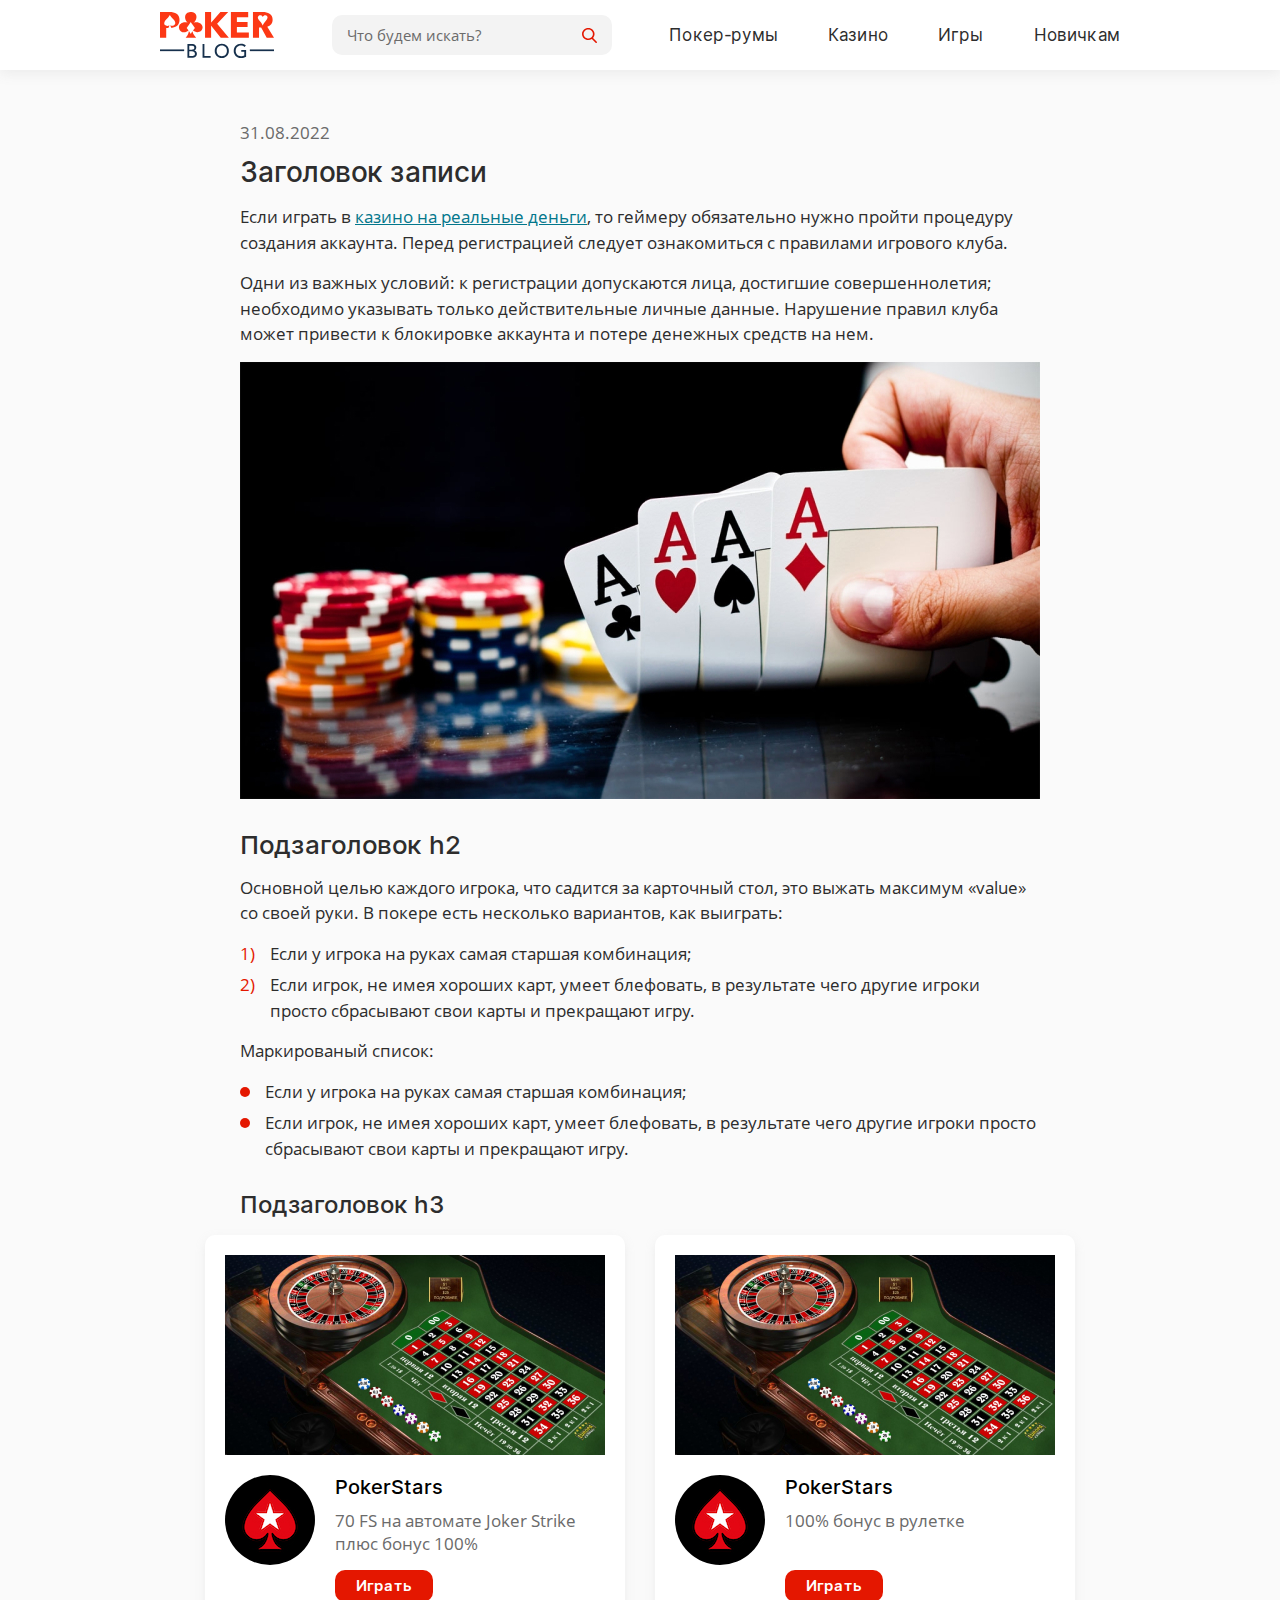
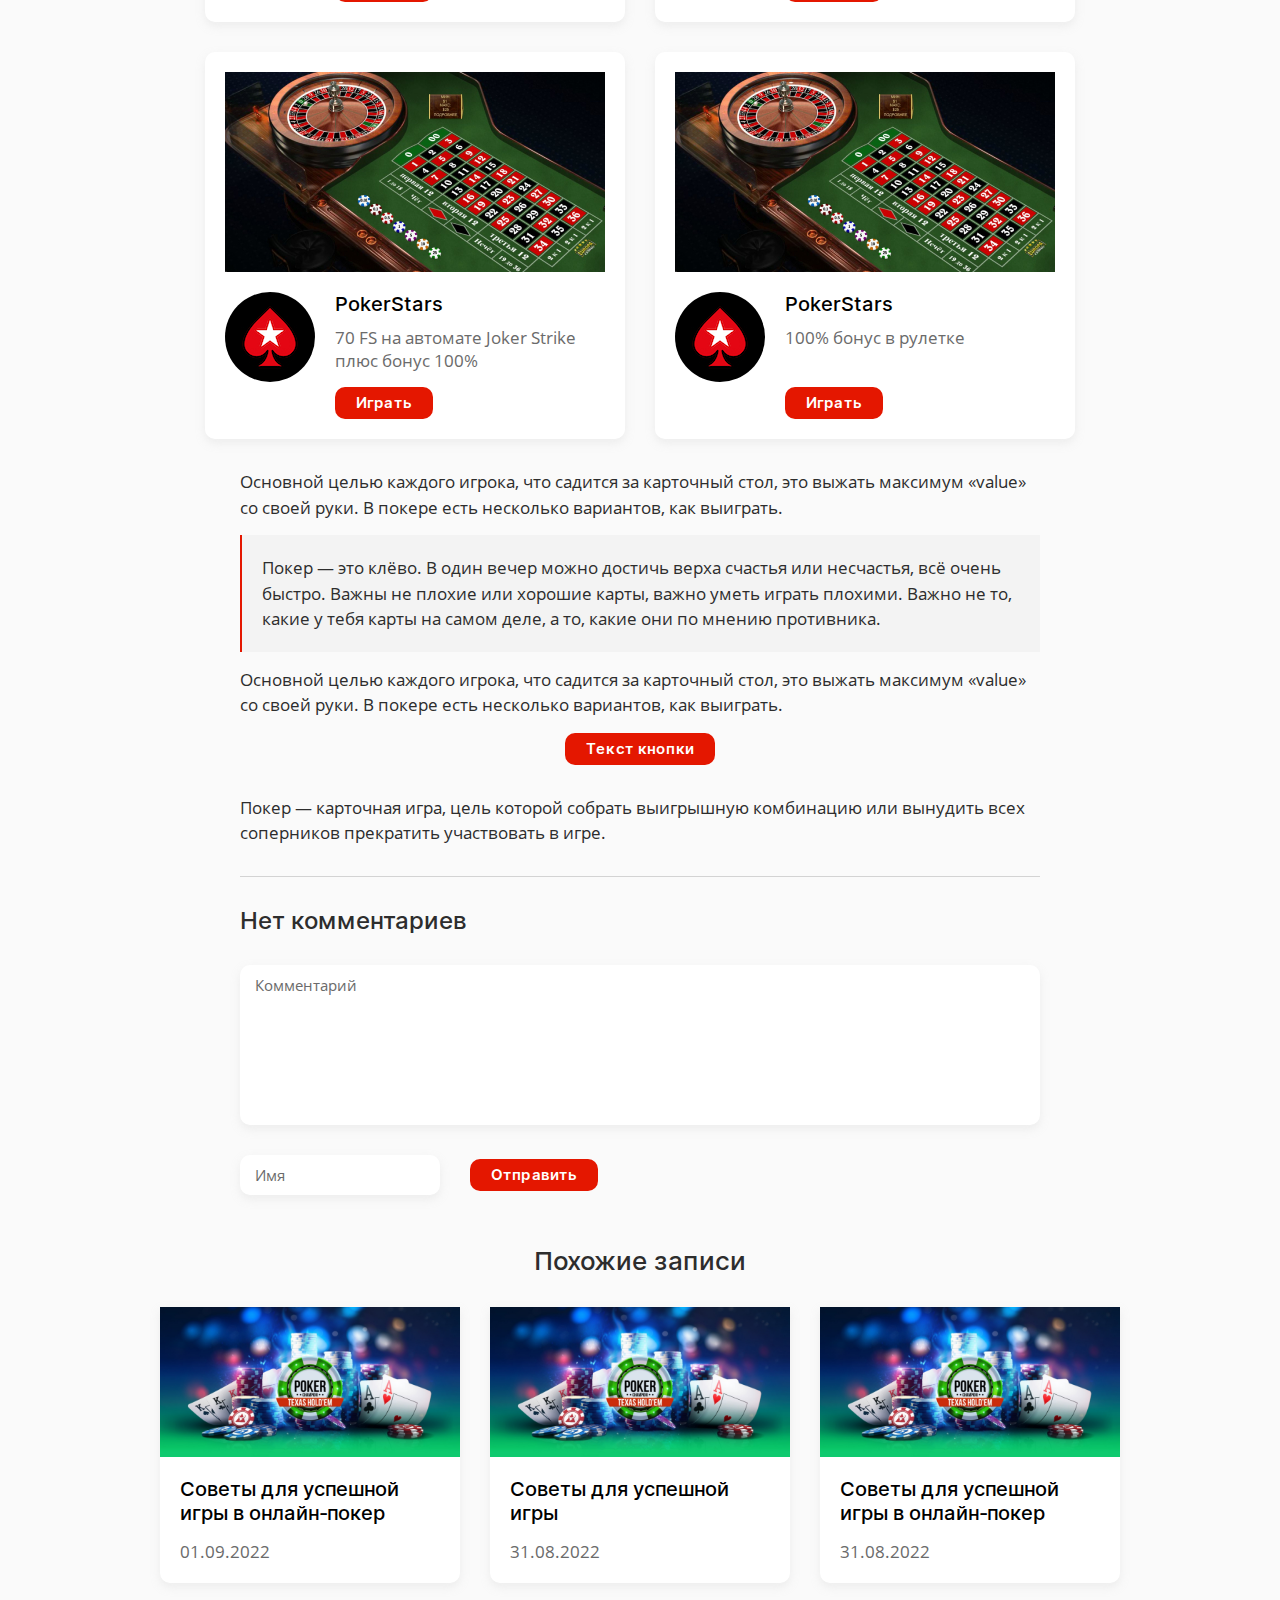
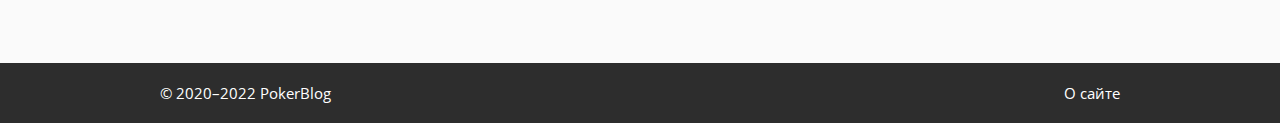
<file: post.html>
<!DOCTYPE html>
<html lang="ru">
<head>
  <meta charset="utf-8">
  <meta name="viewport" content="width=device-width, initial-scale=1">

  <title>Post | Poker Blog</title>
  <meta name="description" content="">

  <link rel="icon" href="favicon.ico" sizes="any">
  <link rel="icon" href="favicon.svg" type="image/svg+xml">

  <link rel="stylesheet" href="assets/css/main.css">

  <script src="assets/js/custom-select.min.js" defer></script>
  <script src="assets/js/main.js" defer></script>
</head>
<body>

  <!-- header -->
  <header class="header">
    <div class="header-row container">

      <!-- header-logo -->
      <div class="header-column is-logo">

        <span class="logo">
          <img src="assets/img/logo.svg" alt="Poker Blog">
        </span>

      </div>
      <!-- /header-logo -->

      <!-- header-search -->
      <div class="header-column is-search">

        <button class="trigger" aria-label="Поиск">
          <svg class="trigger-icon state-normal">
            <use xlink:href="#icon-search"></use>
          </svg>
          <svg class="trigger-icon state-active">
            <use xlink:href="#icon-close"></use>
          </svg>
        </button>

        <div class="popup-box">
          <form class="search" method="get">
            <input class="search-input" type="search" name="q" placeholder="Что будем искать?" required>
            <button class="search-button" aria-label="Искать">
              <svg><use xlink:href="#icon-search"></use></svg>
            </button>
          </form>
        </div>

      </div>
      <!-- /header-search -->

      <!-- header-navigation -->
      <div class="header-column is-navigation">

        <button class="trigger" aria-label="Навигация">
          <svg class="trigger-icon state-normal">
            <use xlink:href="#icon-hamburger"></use>
          </svg>
          <svg class="trigger-icon state-active">
            <use xlink:href="#icon-close"></use>
          </svg>
        </button>

        <div class="popup-box">
          <nav class="menu">
            <ul class="menu-list">
              <li class="menu-item">
                <a class="menu-link" href="#">Покер-румы</a>
              </li>
              <li class="menu-item">
                <a class="menu-link" href="#">Казино</a>
              </li>
              <li class="menu-item">
                <a class="menu-link" href="#">Игры</a>
              </li>
              <li class="menu-item">
                <a class="menu-link" href="#">Новичкам</a>
              </li>
            </ul>
          </nav>
        </div>

      </div>
      <!-- /header-navigation -->

    </div>
  </header>
  <!-- /header -->

  <!-- main -->
  <main class="main">
    <div class="container">

      <!-- main-content -->
      <div class="centered">

        <!-- wysiwyg -->
        <div class="wysiwyg">
          <div class="published">
            <time datetime="2022-08-31">31.08.2022</time>
          </div>

          <h1>Заголовок записи</h1>

          <p>Если играть в <a href="#" target="_blank">казино на реальные деньги</a>, то геймеру обязательно нужно пройти процедуру создания аккаунта. Перед регистрацией следует ознакомиться с правилами игрового клуба.</p>
          <p>Одни из важных условий: к регистрации допускаются лица, достигшие совершеннолетия; необходимо указывать только действительные личные данные. Нарушение правил клуба может привести к блокировке&nbsp;аккаунта и потере денежных средств на нем.</p>
          <p><img src="assets/img/post-image.jpg" alt></p>

          <h2>Подзаголовок h2</h2>
          <p>Основной целью каждого игрока, что садится за карточный стол, это выжать максимум «value» со своей руки. В покере есть несколько вариантов, как выиграть:</p>
          <ol>
            <li>Если у игрока на руках самая старшая комбинация;</li>
            <li>Если игрок, не имея хороших карт, умеет блефовать, в результате чего другие игроки просто сбрасывают свои карты и прекращают игру.</li>
          </ol>
          <p>Маркированый список:</p>
          <ul>
            <li>Если у игрока на руках самая старшая комбинация;</li>
            <li>Если игрок, не имея хороших карт, умеет блефовать, в результате чего другие игроки просто сбрасывают свои карты и прекращают игру.</li>
          </ul>

          <h3>Подзаголовок h3</h3>

          <!-- card-grid -->
          <div class="card-grid type-games">

            <!-- game-card -->
            <div class="game-card">
              <div class="game-card-media">
                <a class="ratio" href="#">
                  <img src="assets/img/game-preview.jpg" alt>
                </a>
              </div>
              <div class="game-card-group">
                <div class="game-card-logo">
                  <div class="ratio">
                    <img src="assets/img/game-logo.jpg" alt>
                  </div>
                </div>
                <div class="game-card-body">
                  <div class="game-card-title">PokerStars</div>
                  <p class="game-card-text">70 FS на автомате Joker Strike плюс бонус 100%</p>
                  <a class="game-card-button button" href="#">Играть</a>
                </div>
              </div>
            </div>
            <!-- /game-card -->

            <!-- game-card -->
            <div class="game-card">
              <div class="game-card-media">
                <a class="ratio" href="#">
                  <img src="assets/img/game-preview.jpg" alt>
                </a>
              </div>
              <div class="game-card-group">
                <div class="game-card-logo">
                  <div class="ratio">
                    <img src="assets/img/game-logo.jpg" alt>
                  </div>
                </div>
                <div class="game-card-body">
                  <div class="game-card-title">PokerStars</div>
                  <p class="game-card-text">100% бонус в рулетке</p>
                  <a class="game-card-button button" href="#">Играть</a>
                </div>
              </div>
            </div>
            <!-- /game-card -->

            <!-- game-card -->
            <div class="game-card">
              <div class="game-card-media">
                <a class="ratio" href="#">
                  <img src="assets/img/game-preview.jpg" alt>
                </a>
              </div>
              <div class="game-card-group">
                <div class="game-card-logo">
                  <div class="ratio">
                    <img src="assets/img/game-logo.jpg" alt>
                  </div>
                </div>
                <div class="game-card-body">
                  <div class="game-card-title">PokerStars</div>
                  <p class="game-card-text">70 FS на автомате Joker Strike плюс бонус 100%</p>
                  <a class="game-card-button button" href="#">Играть</a>
                </div>
              </div>
            </div>
            <!-- /game-card -->

            <!-- game-card -->
            <div class="game-card">
              <div class="game-card-media">
                <a class="ratio" href="#">
                  <img src="assets/img/game-preview.jpg" alt>
                </a>
              </div>
              <div class="game-card-group">
                <div class="game-card-logo">
                  <div class="ratio">
                    <img src="assets/img/game-logo.jpg" alt>
                  </div>
                </div>
                <div class="game-card-body">
                  <div class="game-card-title">PokerStars</div>
                  <p class="game-card-text">100% бонус в рулетке</p>
                  <a class="game-card-button button" href="#">Играть</a>
                </div>
              </div>
            </div>
            <!-- /game-card -->

          </div>
          <!-- /card-grid -->

          <p>Основной целью каждого игрока, что садится за карточный стол, это выжать максимум «value» со своей руки. В покере есть несколько вариантов, как выиграть.</p>
          <blockquote>Покер — это клёво. В один вечер можно достичь верха счастья или несчастья, всё очень быстро. Важны не плохие или хорошие карты, важно уметь играть плохими. Важно не то, какие у тебя карты на самом деле, а то, какие они по мнению противника.</blockquote>
          <p>Основной целью каждого игрока, что садится за карточный стол, это выжать максимум «value» со своей руки. В покере есть несколько вариантов, как выиграть.</p>

          <p><a class="button" href="#">Текст кнопки</a></p>

          <p>Покер — карточная игра, цель которой собрать выигрышную комбинацию или вынудить всех соперников прекратить участвовать в игре.</p>
        </div>
        <!-- /wysiwyg -->

        <hr>

        <!-- section comments -->
        <div class="section">
          <h3 class="section-title">Нет комментариев</h3>

          <!-- comments -->
          <div class="comments">
            <form class="comments-form">
              <textarea class="field" name="message" rows="7" placeholder="Комментарий" required></textarea>

              <div class="comments-form-footer">
                <input class="field" type="text" name="name" placeholder="Имя" required>
                <button class="button" type="submit">Отправить</button>
              </div>
            </form>
          </div>
          <!-- /comments -->

        </div>
        <!-- /section comments -->

      </div>
      <!-- /main-content -->

      <!-- section related -->
      <div class="section is-related">
        <h2 class="section-title">Похожие записи</h2>

        <!-- card-grid -->
        <div class="card-grid type-posts">

          <!-- post-card -->
          <div class="post-card is-flat-top">
            <div class="post-card-media">
              <div class="ratio ratio-2x1">
                <img src="assets/img/post-preview.jpg" alt>
              </div>
            </div>
            <div class="post-card-body">
              <div class="post-card-title">
                <a class="stretched-link" href="#">Советы для успешной игры в онлайн-покер</a>
              </div>
              <p class="post-card-text">
                <time datetime="2022-09-01">01.09.2022</time>
              </p>
            </div>
          </div>
          <!-- /post-card -->

          <!-- post-card -->
          <div class="post-card is-flat-top">
            <div class="post-card-media">
              <div class="ratio ratio-2x1">
                <img src="assets/img/post-preview.jpg" alt>
              </div>
            </div>
            <div class="post-card-body">
              <div class="post-card-title">
                <a class="stretched-link" href="#">Советы для успешной игры</a>
              </div>
              <p class="post-card-text">
                <time datetime="2022-08-31">31.08.2022</time>
              </p>
            </div>
          </div>
          <!-- /post-card -->

          <!-- post-card -->
          <div class="post-card is-flat-top">
            <div class="post-card-media">
              <div class="ratio ratio-2x1">
                <img src="assets/img/post-preview.jpg" alt>
              </div>
            </div>
            <div class="post-card-body">
              <div class="post-card-title">
                <a class="stretched-link" href="#">Советы для успешной игры в онлайн-покер</a>
              </div>
              <p class="post-card-text">
                <time datetime="2022-08-31">31.08.2022</time>
              </p>
            </div>
          </div>
          <!-- /post-card -->

        </div>
        <!-- /card-grid -->

      </div>
      <!-- /section related -->

    </div>
  </main>
  <!-- /main -->

  <!-- footer -->
  <footer class="footer">
    <div class="footer-row container">

      <p>© 2020–2022 PokerBlog</p>

      <a href="#">О сайте</a>

    </div>
  </footer>
  <!-- /footer -->

  <!-- svg symbols -->
  <svg xmlns="http://www.w3.org/2000/svg" style="display: none">
    <symbol id="icon-close" viewBox="0 0 24 25">
      <line x1="1.06066" y1="2.33265" x2="22.2739" y2="23.5459" stroke="currentColor" stroke-width="3"/>
      <line x1="1.54579" y1="23.1525" x2="22.759" y2="1.93927" stroke="currentColor" stroke-width="3"/>
    </symbol>
    <symbol id="icon-hamburger" viewBox="0 0 30 30">
      <line y1="5" x2="30" y2="5" stroke="currentColor" stroke-width="3"/>
      <line y1="15" x2="30" y2="15" stroke="currentColor" stroke-width="3"/>
      <line y1="25" x2="30" y2="25" stroke="currentColor" stroke-width="3"/>
    </symbol>
    <symbol id="icon-search" viewBox="0 0 30 30">
      <path d="M29.5439 27.3252L22.1484 19.8992C24.0499 17.7169 25.0917 14.971 25.0917 12.1125C25.0917 5.43377 19.4635 0 12.5459 0C5.62818 0 0 5.43377 0 12.1125C0 18.7912 5.62818 24.225 12.5459 24.225C15.1429 24.225 17.6177 23.4687 19.7335 22.0331L27.1852 29.5155C27.4967 29.8278 27.9156 30 28.3646 30C28.7895 30 29.1926 29.8436 29.4986 29.5592C30.1488 28.9552 30.1695 27.9535 29.5439 27.3252ZM12.5459 3.15978C17.6591 3.15978 21.8189 7.17586 21.8189 12.1125C21.8189 17.0491 17.6591 21.0652 12.5459 21.0652C7.43261 21.0652 3.27283 17.0491 3.27283 12.1125C3.27283 7.17586 7.43261 3.15978 12.5459 3.15978Z" fill="currentColor"/>
    </symbol>
  </svg>
  <!-- /svg symbols -->

</body>
</html>
</file>
<file: assets/css/main.css>
.ratio>*,body,html{height:100%;width:100%}.button,.menu-item{letter-spacing:.01em}.button,.not-found,.pagination-link,.section.is-related .section-title{text-align:center}.button,.wysiwyg a:not([class]):hover,a,a:hover{text-decoration:none}:root{scroll-behavior:smooth;--font-primary:'opensans',sans-serif;--font-secondary:'inter',sans-serif;--font-size-1:28px;--font-size-2:26px;--font-size-3:24px;--font-size-base:17px;--font-size-sm:15px;--line-height-base:1.5;--line-height-sm:1.2;--color-white:#ffffff;--color-light:#fafafa;--color-grey-light:#f3f3f3;--color-grey:#d9d9d9;--color-grey-dark:#6b6b6b;--color-dark:#2d2d2d;--color-black:#000000;--color-primary:#e41700;--color-primary-hover:#f24e3c;--color-link:#03778c;--color-mute:var(--color-grey-dark);--color-body:var(--color-dark);--body-font-family:var(--font-primary);--body-line-height:var(--line-height-base);--body-font-weight:400;--heading-font-family:var(--font-secondary);--heading-line-height:var(--line-height-sm);--heading-font-weight:500;--border-radius:10px;--border-radius-sm:5px;--box-shadow:0 4px 10px rgba(200, 200, 200, 0.25);--box-shadow-sm:0 4px 12px rgba(116, 116, 116, 0.1);--box-shadow-border:0 0 0 1px var(--color-grey);--transition:all 200ms ease-in-out}.button,hr{border:none}.button,.game-card,.post-card,.trigger,a{transition:var(--transition)}@font-face{font-family:opensans;font-weight:600;font-style:normal;font-display:swap;src:url("../fonts/opensans/opensans-semibold.woff2") format("woff2"),url("../fonts/opensans/opensans-semibold.woff") format("woff")}@font-face{font-family:opensans;font-weight:400;font-style:normal;font-display:swap;src:url("../fonts/opensans/opensans-regular.woff2") format("woff2"),url("../fonts/opensans/opensans-regular.woff") format("woff")}@font-face{font-family:inter;font-weight:600;font-style:normal;font-display:swap;src:url("../fonts/inter/inter-semibold.woff2") format("woff2"),url("../fonts/inter/inter-semibold.woff") format("woff")}@font-face{font-family:inter;font-weight:500;font-style:normal;font-display:swap;src:url("../fonts/inter/inter-medium.woff2") format("woff2"),url("../fonts/inter/inter-medium.woff") format("woff")}@font-face{font-family:inter;font-weight:400;font-style:normal;font-display:swap;src:url("../fonts/inter/inter-regular.woff2") format("woff2"),url("../fonts/inter/inter-regular.woff") format("woff")}*,::after,::before{box-sizing:border-box;padding:0;margin:0}.centered,.container{margin-left:auto;margin-right:auto}.comments-header,.main-header,.not-found h1,.section-title,.wysiwyg-toggle:not(:last-child){margin-bottom:30px}::-moz-placeholder{color:var(--color-mute)}::placeholder{color:var(--color-mute)}.button,.button:hover{color:var(--color-white)}body{min-width:360px;color:var(--color-body);font-size:var(--font-size-base);font-family:var(--body-font-family);font-weight:var(--body-font-weight);line-height:var(--body-line-height);background-color:var(--color-light);-webkit-text-size-adjust:100%;-webkit-tap-highlight-color:transparent;display:flex;flex-direction:column}h1,h2,h3,h4,h5,h6{font-family:var(--heading-font-family);font-weight:var(--heading-font-weight);line-height:var(--heading-line-height)}h1{font-size:var(--font-size-1)}h2{font-size:var(--font-size-2)}h3,h4,h5,h6{font-size:var(--font-size-3)}a{color:inherit}a:hover{color:var(--color-primary)}time{color:var(--color-mute)}ol,ul{list-style:none;padding-left:0}img{max-width:100%;height:auto}hr{border-top:1px solid #d3d3d3;margin:30px 0}body>main{flex-grow:1}.ratio{position:relative;display:block}.ratio::before{content:'';display:block;padding-top:100%}.ratio.ratio-4x3::before{padding-top:calc(3 / 4 * 100%)}.ratio.ratio-3x2::before{padding-top:calc(2 / 3 * 100%)}.ratio.ratio-16x9::before{padding-top:calc(9 / 16 * 100%)}.ratio.ratio-2x1::before{padding-top:calc(1 / 2 * 100%)}.ratio>*{position:absolute;top:0;left:0}.comments,.header,.header-row,.menu,.search,.section,.wysiwyg{position:relative}.ratio>img{-o-object-fit:cover;object-fit:cover}.container{width:100%;max-width:1360px;padding-left:20px;padding-right:20px}.button{display:inline-block;font-family:var(--font-secondary);font-size:var(--font-size-sm);font-weight:600;line-height:var(--line-height-sm);padding:7px 21px;border-radius:var(--border-radius);background:var(--color-primary);-webkit-user-select:none;-moz-user-select:none;user-select:none;cursor:pointer}.field,.search-input{font-size:var(--font-size-sm);border:none}.field,.header{background:var(--color-white)}.button:hover{background:var(--color-primary-hover)}.search-button svg,.trigger.is-active,.trigger:hover{color:var(--color-primary)}.field{display:block;color:var(--color-black);font-family:var(--font-primary);line-height:20px;padding:10px 15px;border-radius:var(--border-radius);box-shadow:var(--box-shadow);resize:none}.header{padding:12px 0;box-shadow:var(--box-shadow-sm)}.search-input,.table tr:nth-child(odd){background:var(--color-grey-light)}.header-row{display:flex;align-items:center;justify-content:space-between}.header-column.is-navigation .trigger,.header-column.is-search .trigger,.wysiwyg-hidden,.wysiwyg-toggle.is-active:not([data-close]){display:none}.header-column.is-search .search{width:330px}.logo{display:flex;max-height:46px}.search-input{display:block;width:100%;font-family:inherit;padding:10px 45px 10px 15px;border-radius:var(--border-radius)}.menu-item,.pagination-link{font-family:var(--font-secondary)}.search-button,.trigger{border:none;background:0 0;cursor:pointer}.search-button{position:absolute;top:0;right:0;bottom:0;padding:0 15px}.search-button svg{display:block;width:15px;height:15px}.trigger{display:block;width:30px;height:30px;color:var(--color-mute)}.post-card:hover a,.trigger-icon{color:inherit}.trigger-icon{display:none;width:100%;height:100%}.custom-select-container.is-open .custom-select-panel,.menu-link,.trigger.is-active .state-active,.trigger:not(.is-active) .state-normal,.wysiwyg>iframe,.wysiwyg>img,.wysiwyg>p>iframe,.wysiwyg>p>img{display:block}.menu-list{display:flex;align-items:center;-moz-column-gap:50px;column-gap:50px}.menu-item{line-height:var(--line-height-sm)}.main{padding:50px 0 80px}.main-header{display:flex;align-items:center;justify-content:space-between;-moz-column-gap:15px;column-gap:15px}.main-footer,.section+.section,.section.is-related{margin-top:50px}.pagination{display:flex;flex-wrap:wrap;gap:10px}.pagination-item{display:flex;align-items:center;min-width:30px}.pagination-link{flex-grow:1;font-size:17px;font-weight:500;line-height:21px;padding:6px 10px 4px;border-radius:var(--border-radius-sm);background:var(--color-grey)}.pagination-link.is-current{color:var(--color-white);background:var(--color-primary);pointer-events:none}.centered{max-width:800px}.footer{color:var(--color-white);font-size:var(--font-size-sm);line-height:1.3333;padding:20px 0;background:var(--color-dark)}.game-card,.post-card,.table{background:var(--color-white)}.footer-row{display:flex;align-items:center;justify-content:space-between}.card-grid{display:grid;grid-template-columns:repeat(3,1fr);gap:30px}.game-card,.post-card{position:relative;display:flex;flex-direction:column;max-width:420px;color:var(--color-black);padding:20px;border-radius:var(--border-radius);box-shadow:var(--box-shadow)}.post-card:hover{box-shadow:var(--box-shadow-border)}.game-card.is-flat-top,.post-card.is-flat-top{border-top-left-radius:0;border-top-right-radius:0}.post-card-media{margin:-20px}.game-card-media,.post-card-media{margin-bottom:20px}.game-card-text,.post-card-title,.wysiwyg>h1,.wysiwyg>h2,.wysiwyg>h3{margin-bottom:15px}.game-card-media .ratio::before{padding-top:calc(10 / 19 * 100%)}.game-card-group{display:flex;height:100%}.game-card-logo{flex-shrink:0;align-self:flex-start;width:90px;border-radius:50%;margin-right:20px;overflow:hidden}.game-card-body,.post-card-body{display:flex;flex-direction:column;flex-grow:1}.game-card-title,.post-card-title{font-family:var(--heading-font-family);font-size:20px;font-weight:500;line-height:24px}.game-card-title{margin-bottom:10px}.game-card.is-bronze .game-card-title,.game-card.is-gold .game-card-title,.game-card.is-silver .game-card-title{position:relative;padding-right:30px}.game-card.is-bronze .game-card-title::after,.game-card.is-gold .game-card-title::after,.game-card.is-silver .game-card-title::after{content:'';position:absolute;top:-5px;right:-5px;width:25px;height:25px;background:center/contain no-repeat}.game-card.is-gold .game-card-title::after{background-image:url(../img/icons/cup-gold.svg)}.game-card.is-silver .game-card-title::after{background-image:url(../img/icons/cup-silver.svg)}.game-card.is-bronze .game-card-title::after{background-image:url(../img/icons/cup-bronze.svg)}.game-card-text,.post-card-text{color:var(--color-mute);font-size:17px;line-height:23px}.post-card-text{margin-top:auto}.game-card-button{align-self:flex-start;margin-top:auto}.table{width:100%;font-size:16px;line-height:24px;border-collapse:collapse}.table td{padding:15px 15px 12px}.table td .payments{margin-top:-5px;margin-bottom:-3px}.table td:first-child{width:242px;color:var(--color-black);font-family:var(--font-secondary);font-size:17px;font-weight:500;line-height:21px}.table td:first-child img{vertical-align:text-top;margin-right:6px}.comments-list{display:grid;row-gap:15px;margin-bottom:30px}.comments-form{display:grid;gap:30px}.comments-form-footer{display:grid;align-items:center;grid-template-columns:200px -webkit-max-content;grid-template-columns:200px max-content;gap:inherit}.comment{font-size:16px;padding:15px 15px 20px;border-radius:var(--border-radius);background:#fcfffb}.comment-head{display:flex;align-items:center;justify-content:space-between;color:var(--color-mute);font-family:var(--font-secondary);font-size:15px;line-height:18px;margin-bottom:10px}.comment-name{position:relative;display:flex;align-items:center}.comment-name::before{content:'';display:block;width:14px;height:16px;align-self:flex-start;margin-right:10px;background:url("data:image/svg+xml,%3Csvg viewBox='0 0 14 16' fill='none' xmlns='http://www.w3.org/2000/svg'%3E%3Cpath d='M7.00005 0C4.68417 0 2.80005 1.89253 2.80005 4.21875C2.80005 6.54497 4.68417 8.4375 7.00005 8.4375C9.31593 8.4375 11.2 6.54497 11.2 4.21875C11.2 1.89253 9.31593 0 7.00005 0Z' fill='%236B6B6B'/%3E%3Cpath d='M12.2256 11.1936C11.0757 10.0208 9.55139 9.375 7.93333 9.375H6.06667C4.44864 9.375 2.92426 10.0208 1.77439 11.1936C0.630155 12.3606 0 13.901 0 15.5312C0 15.7901 0.208942 16 0.466667 16H13.5333C13.7911 16 14 15.7901 14 15.5312C14 13.901 13.3698 12.3606 12.2256 11.1936Z' fill='%236B6B6B'/%3E%3C/svg%3E%0A") center/contain}.payments{display:flex;flex-wrap:wrap;gap:15px}.payments img{display:block;max-height:32px}.wysiwyg-toggle{color:var(--color-link);margin-top:15px;cursor:pointer}.wysiwyg-toggle.is-active{font-size:0}.wysiwyg-toggle.is-active::after{content:attr(data-close);font-size:var(--font-size-base)}.wysiwyg>h1{margin-top:10px}.wysiwyg>h2,.wysiwyg>h3{margin-top:30px}.wysiwyg>blockquote,.wysiwyg>figure,.wysiwyg>h4,.wysiwyg>h5,.wysiwyg>h6,.wysiwyg>hr,.wysiwyg>iframe,.wysiwyg>img,.wysiwyg>ol,.wysiwyg>p,.wysiwyg>table,.wysiwyg>ul{margin-top:15px;margin-bottom:15px}.wysiwyg>:first-child{margin-top:0!important}.wysiwyg>:last-child{margin-bottom:0!important}.wysiwyg>iframe[src*=youtube],.wysiwyg>p>iframe[src*=youtube]{width:100%;height:auto;max-width:100%;aspect-ratio:16/9}.wysiwyg a:not([class]){color:var(--color-link);text-decoration:underline}.wysiwyg>ol,.wysiwyg>ul{counter-reset:item}.wysiwyg>ol li,.wysiwyg>ul li{position:relative;counter-increment:item}.wysiwyg>ul li{padding-left:25px}.wysiwyg>ol li{padding-left:30px}.wysiwyg>ol li+li,.wysiwyg>ul li+li{margin-top:6px}.wysiwyg>ol li::before,.wysiwyg>ul li::before{position:absolute;left:0;color:var(--color-primary)}.wysiwyg>ul li::before{content:'';top:8px;width:10px;height:10px;border-radius:50%;background:currentColor}.wysiwyg>ol li::before{content:counter(item) ')'}.wysiwyg>blockquote{padding:20px;border-left:2px solid var(--color-primary);background-color:var(--color-grey-light)}.wysiwyg>.button,.wysiwyg>p>.button{display:block;width:-webkit-max-content;width:-moz-max-content;width:max-content;margin:15px auto 30px}.wysiwyg>.card-grid{margin:15px -260px 30px}.custom-select-container{position:relative;flex-shrink:0}.custom-select-container select{visibility:hidden;position:absolute;top:0;left:0}.custom-select-opener,.custom-select-panel{color:var(--color-black);font-family:var(--font-secondary);font-size:16px;line-height:19px;border-radius:var(--border-radius);border:1px solid #dadada;background:#fbf2f1;cursor:pointer}.custom-select-opener{position:relative;display:block;padding:9px 40px 9px 14px;-webkit-user-select:none;-moz-user-select:none;user-select:none}.custom-select-opener::after{content:'';position:absolute;top:50%;right:15px;display:block;width:12px;height:7px;transform:translateY(-50%);background:url("data:image/svg+xml,%3Csvg viewBox='0 0 12 7' fill='none' xmlns='http://www.w3.org/2000/svg'%3E%3Cpath d='M1 1L6 6L11 0.999999' stroke='black' stroke-width='1.5' stroke-linecap='round' stroke-linejoin='round'/%3E%3C/svg%3E%0A") center/contain}.custom-select-container.is-open .custom-select-opener::after{transform:translateY(-50%) rotateZ(180deg)}.custom-select-panel{position:absolute;top:100%;right:0;display:none;width:200px;max-height:185px;margin-top:10px;overflow-y:auto;z-index:1}.custom-select-option{display:flex;align-items:center;padding:4px 9px 4px 36px}.custom-select-option:first-child{padding-top:14px}.custom-select-option:last-child{padding-bottom:14px}.custom-select-option+.custom-select-option{margin-top:1px}.custom-select-option.is-selected::before{content:'';display:block;width:15px;height:15px;margin-left:-25px;margin-right:10px;background:url("data:image/svg+xml,%3Csvg viewBox='0 0 15 15' fill='none' xmlns='http://www.w3.org/2000/svg'%3E%3Cpath d='M0.280261 7.58751C1.91644 8.05048 2.96486 9.20792 4.01328 10.4425C5.12524 11.7389 6.14189 13.1278 7.04735 14.5784C7.49214 15.3038 8.85826 15.0569 8.77884 14.1155C8.52467 10.8438 10.3356 7.83443 12.2895 5.31892C12.766 4.70162 13.2902 4.09975 13.7827 3.48245C14.2592 2.89601 14.7993 2.29414 14.9423 1.53795C15.0217 1.16757 15.0694 0.442237 14.7358 0.149019C14.4975 -0.0670368 14.2116 -0.0361716 13.9733 0.164451C13.8462 0.272479 13.9733 0.488535 14.148 0.442237C13.0202 0.781753 12.1306 1.98549 11.384 2.89601C10.5103 3.99172 9.66841 5.08743 8.93769 6.27574C7.46036 8.68322 6.61845 11.3067 6.92027 14.1155C7.49214 13.9611 8.07989 13.8068 8.65175 13.6525C7.52391 11.9395 6.25309 10.3345 4.80754 8.86841C3.69558 7.74183 2.04352 6.21401 0.280261 6.84674C-0.0692131 6.9702 -0.116869 7.47948 0.280261 7.58751Z' fill='%2303778C'/%3E%3C/svg%3E%0A") center/contain}.stretched-link::after{content:'';position:absolute;top:0;left:0;right:0;bottom:0;z-index:1}.visually-hidden{position:absolute!important;width:1px!important;height:1px!important;padding:0!important;margin:-1px!important;overflow:hidden!important;clip:rect(0,0,0,0)!important;white-space:nowrap!important;border:0!important}@media (max-width:1365.98px){.container{max-width:1000px}.header-column.is-search .search{width:280px}.card-grid.type-games{justify-content:center;grid-template-columns:repeat(2,minmax(auto,420px))}.wysiwyg .card-grid{margin-left:-80px;margin-right:-80px}}@media (max-width:999.98px){.container{max-width:768px}.header-column.is-navigation{order:-1}.header-column.is-search .search{margin-top:5px}.header-column.is-search .search-input{box-shadow:inset 0 0 0 1px var(--color-primary)}.header-column.is-navigation .popup-box.is-active,.header-column.is-navigation .trigger,.header-column.is-search .popup-box.is-active,.header-column.is-search .trigger{display:block}.header-column.is-navigation .popup-box,.header-column.is-search .popup-box{position:absolute;top:calc(100% + 12px);display:none;z-index:100}.header-column.is-search .popup-box{right:20px}.header-column.is-navigation .popup-box{left:20px}.has-active-popup .main{position:relative}.has-active-popup .main::after{content:'';position:absolute;inset:0;background:rgba(0,0,0,.6);z-index:99}.main-footer{margin-top:40px}.menu{min-width:146px;font-size:16px;padding:20px;border-left:1px solid var(--color-primary);background:#fbf2f1}.menu-list{flex-direction:column;align-items:flex-start;row-gap:30px}.card-grid.type-posts{justify-content:center;grid-template-columns:repeat(2,minmax(auto,420px))}.card-grid.type-games{gap:20px}.game-card{padding:15px}.game-card-media{margin-bottom:15px}.game-card-logo{margin-right:15px}.game-card-text{font-size:16px;line-height:22px}.wysiwyg .card-grid{margin-left:0;margin-right:0}}@media (max-width:767.98px){:root{--font-size-1:24px;--font-size-2:22px;--font-size-3:20px;--font-size-base:16px}.container{max-width:480px}.main{padding-top:40px}.section+.section{margin-top:40px}.card-grid.type-posts{gap:20px}.card-grid.type-games{grid-template-columns:minmax(auto,420px)}.post-card,.table tr{padding:15px}.post-card-media{margin:-15px -15px 15px}.post-card-title{font-size:16px;line-height:19px;margin-bottom:10px}.post-card-text{font-size:14px;line-height:19px}.custom-select-opener,.custom-select-panel,.pagination-link{font-size:15px;line-height:18px}.comment{font-size:15px;padding-bottom:15px}.comment-head{font-size:14px;line-height:17px}.table{font-size:15px;line-height:22px}.table tbody,.table td,.table th,.table tr{display:block}.table td{padding:10px 0 0}.table td .payments{margin-top:4px;margin-bottom:0}.table td:first-child{width:100%;font-size:16px;line-height:19px;padding-top:0}.table td:first-child img{vertical-align:top}.wysiwyg>iframe,.wysiwyg>img,.wysiwyg>p>iframe,.wysiwyg>p>img{max-width:calc(100% + 40px);margin-left:-20px;margin-right:-20px}.wysiwyg>ol li{padding-left:24px}.wysiwyg>ul li{padding-left:18px}.wysiwyg>ul li::before{width:8px;height:8px}.not-found h1{margin-bottom:20px}.custom-select-option+.custom-select-option{margin-top:2px}}@media (max-width:479.98px){.comments-header,.comments-list,.main-header,.section-title,.wysiwyg-toggle:not(:last-child){margin-bottom:20px}:root{--font-size-1:22px;--font-size-2:20px;--font-size-3:18px;--font-size-base:15px;--font-size-sm:14px}hr{margin:20px 0}.container{max-width:100%;padding-left:15px;padding-right:15px}.header{padding:11px 0}.header-column.is-navigation .popup-box,.header-column.is-search .popup-box{top:calc(100% + 11px)}.header-column.is-search .popup-box{left:15px;right:15px}.header-column.is-navigation .popup-box{left:0}.header-column.is-search .search{width:100%}.main{padding-top:30px;padding-bottom:50px}.main-footer,.section.is-related{margin-top:40px}.section+.section{margin-top:30px}.footer{line-height:19px;padding:16px 0}.logo{max-height:28px}.trigger{width:20px;height:20px}.button{line-height:17px}.card-grid.type-games,.card-grid.type-posts{gap:15px}.card-grid.type-posts{grid-template-columns:minmax(auto,420px)}.game-card-logo{width:70px}.game-card-title{font-size:18px;line-height:22px}.game-card-text{font-size:15px;line-height:20px}.comment,.table{font-size:14px}.comments-list{row-gap:10px}.comments-form{gap:20px}.comments-form-footer{grid-template-columns:180px -webkit-max-content;grid-template-columns:180px max-content}.table{width:calc(100% + 30px);line-height:20px;margin-left:-15px;margin-right:-15px}.table tr{padding:16px 15px}.table td:first-child{font-size:15px;line-height:18px}.wysiwyg-toggle{margin-top:10px}.wysiwyg>h1{margin-top:5px;margin-bottom:10px}.wysiwyg>h2,.wysiwyg>h3{margin-top:20px;margin-bottom:10px}.wysiwyg>blockquote,.wysiwyg>figure,.wysiwyg>h4,.wysiwyg>h5,.wysiwyg>h6,.wysiwyg>hr,.wysiwyg>iframe,.wysiwyg>img,.wysiwyg>ol,.wysiwyg>p,.wysiwyg>table,.wysiwyg>ul{margin-top:10px;margin-bottom:10px}.wysiwyg>iframe,.wysiwyg>img,.wysiwyg>p>iframe,.wysiwyg>p>img{max-width:calc(100% + 30px);margin-left:-15px;margin-right:-15px}.wysiwyg>.button,.wysiwyg>.card-grid,.wysiwyg>p>.button{margin-top:10px;margin-bottom:20px}.wysiwyg>blockquote{padding:15px}}
</file>
